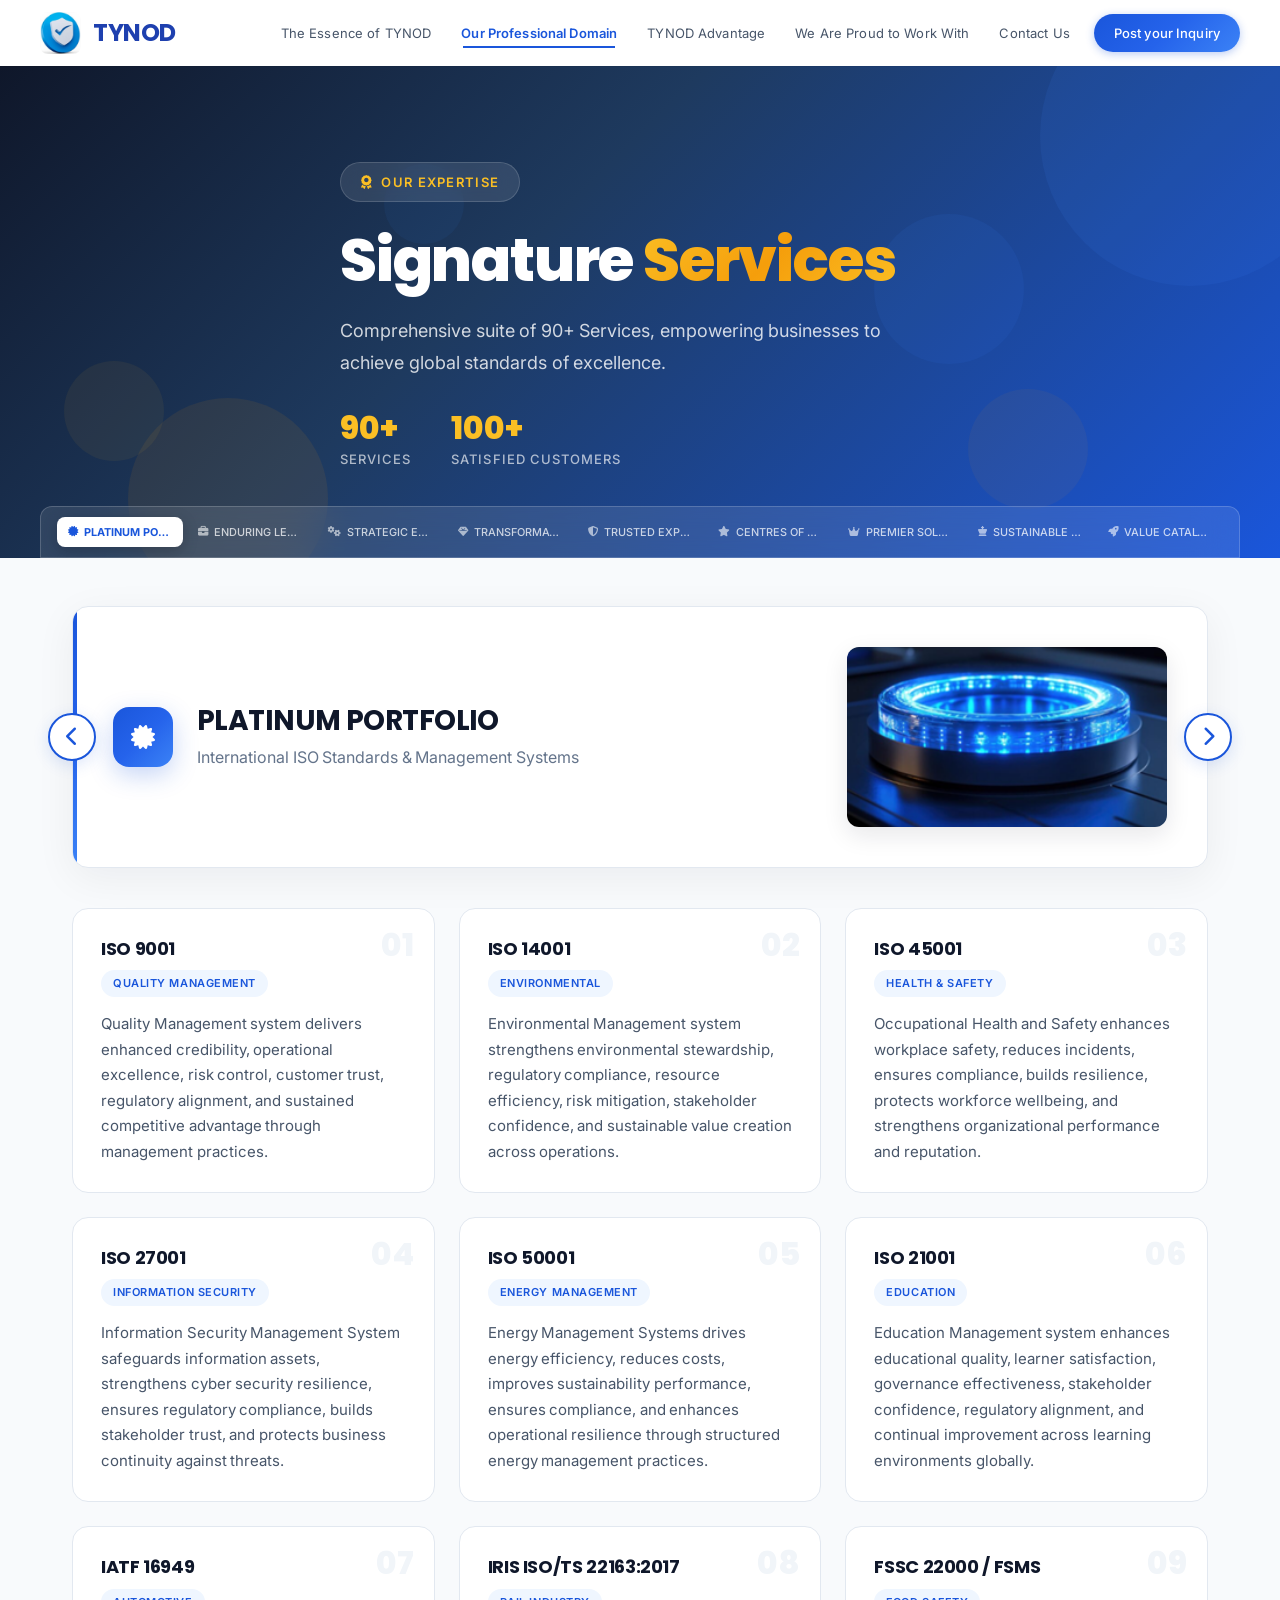
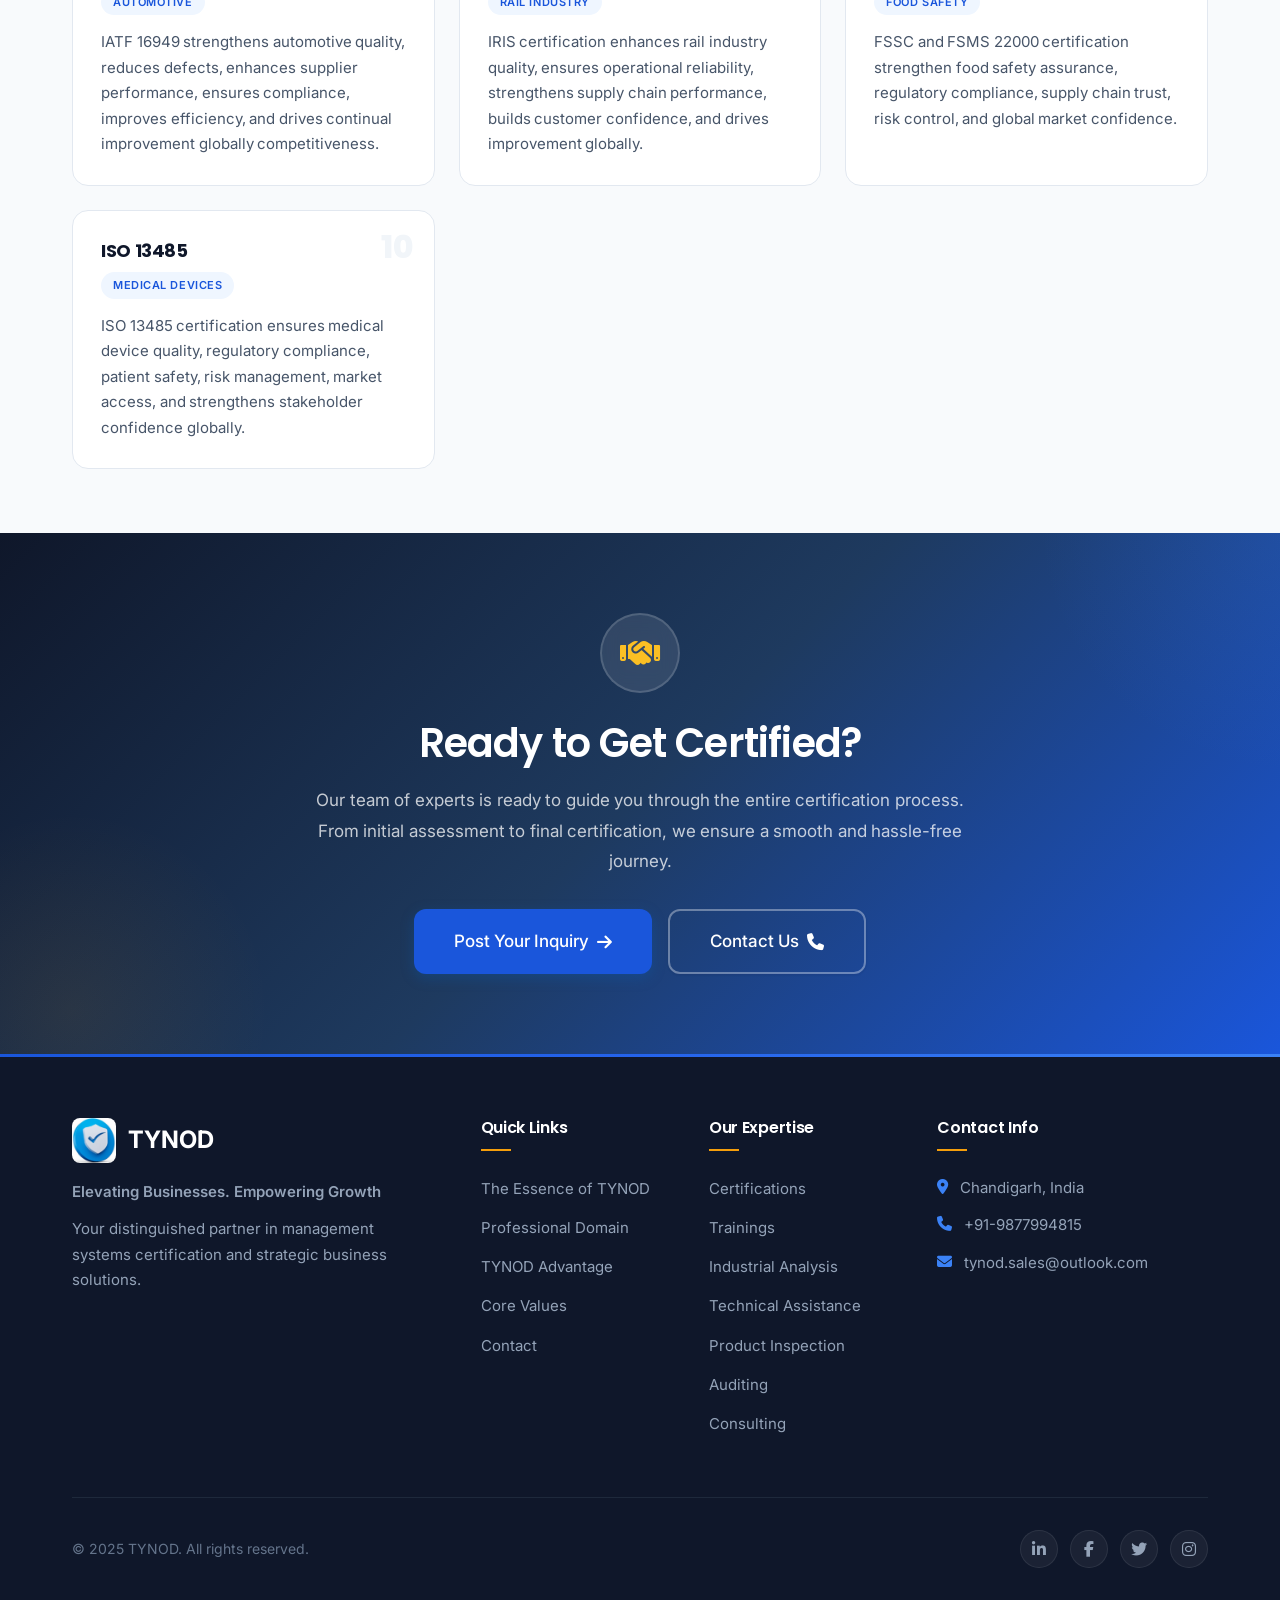
<file: professionaldomain.html>
<!DOCTYPE html>
<html lang="en">
<head>
    <meta charset="UTF-8">
    <meta name="viewport" content="width=device-width, initial-scale=1.0">
    <title>Signature Capabilities - TYNOD | ISO Certification & Business Consulting</title>
    <link rel="icon" type="image/x-icon" href="assets/favicon.ico">
    <meta name="description" content="Explore TYNOD's 90+ signature capabilities including ISO certifications, professional auditing, sustainability consulting, healthcare management, and more.">
    <link rel="stylesheet" href="styles.css">
    <link rel="stylesheet" href="professionaldomain.css">
    <link href="https://fonts.googleapis.com/css2?family=Inter:wght@300;400;500;600;700;800&family=Poppins:wght@300;400;500;600;700;800&display=swap" rel="stylesheet">
    <link rel="stylesheet" href="https://cdnjs.cloudflare.com/ajax/libs/font-awesome/6.4.0/css/all.min.css">
</head>
<body>

    <!-- Main Navbar -->
    <nav class="navbar" id="navbar">
        <div class="container nav-container">
            <div class="logo">
                <a href="index.html" style="display:flex;align-items:center;gap:0.75rem;">
                    <img src="assets/tynodlogo.jpeg" alt="TYNOD Logo">
                    <span class="logo-text">TYNOD</span>
                </a>
            </div>
            <div class="menu-toggle" id="menuToggle">
                <span></span>
                <span></span>
                <span></span>
            </div>
            <ul class="nav-menu" id="navMenu">
                <li><a href="index.html#about" class="nav-link">The Essence of TYNOD</a></li>
                <li><a href="professionaldomain.html" class="nav-link active">Our Professional Domain</a></li>
                <li><a href="index.html#advantage" class="nav-link">TYNOD Advantage</a></li>
                <li><a href="index.html#clients" class="nav-link">We Are Proud to Work With</a></li>
                <li><a href="index.html#contact" class="nav-link">Contact Us</a></li>
                <li><a href="index.html#inquiry" class="nav-link cta-link">Post your Inquiry</a></li>
            </ul>
        </div>
    </nav>

    <!-- Hero Banner with Tabs -->
    <section class="cap-hero" id="capabilities">
        <div class="cap-hero-bg">
            <div class="cap-particle"></div>
            <div class="cap-particle"></div>
            <div class="cap-particle"></div>
            <div class="cap-particle"></div>
            <div class="cap-particle"></div>
            <div class="cap-particle"></div>
        </div>
        <div class="container">
            <div class="cap-hero-content">
                <span class="cap-hero-tag"><i class="fas fa-award"></i> Our Expertise</span>
                <h1>Signature <span class="gradient-text-gold">Services</span></h1>
                <p>Comprehensive suite of 90+ Services, empowering businesses to achieve global standards of excellence.</p>
                <div class="cap-hero-stats">
                    <div class="cap-hero-stat">
                        <span class="cap-stat-number">90+</span>
                        <span class="cap-stat-label">Services</span>
                    </div>
                    
                    <div class="cap-hero-stat">
                        <span class="cap-stat-number">100+</span>
                        <span class="cap-stat-label">Satisfied Customers</span>
                    </div>
                </div>
            </div>
        </div>

        <!-- Tabs Bar inside Hero -->
        <div class="cap-hero-tabs-bar">
            <div class="container">
                <div class="cap-tabs-wrapper" id="capTabsWrapper">
                    <button class="cap-tab active" data-category="signature">
                        <i class="fas fa-certificate"></i>
                        <span>PLATINUM PORTFOLIO</span>
                    </button>
                    <button class="cap-tab" data-category="professional">
                        <i class="fas fa-briefcase"></i>
                        <span>ENDURING LEGACY</span>
                    </button>
                    <button class="cap-tab" data-category="bespoke">
                        <i class="fas fa-cogs"></i>
                        <span>STRATEGIC EDGE</span>
                    </button>
                    <button class="cap-tab" data-category="value">
                        <i class="fas fa-gem"></i>
                        <span>TRANSFORMATION SERVICES</span>
                    </button>
                    <button class="cap-tab" data-category="trusted">
                        <i class="fas fa-shield-alt"></i>
                        <span>TRUSTED EXPERTISE</span>
                    </button>
                    <button class="cap-tab" data-category="centres">
                        <i class="fas fa-star"></i>
                        <span>CENTRES OF EXCELLENCE</span>
                    </button>
                    <button class="cap-tab" data-category="premier">
                        <i class="fas fa-crown"></i>
                        <span>PREMIER SOLUTIONS</span>
                    </button>
                    <button class="cap-tab" data-category="elite">
                        <i class="fas fa-chess-king"></i>
                        <span>SUSTAINABLE FRAMEWORKS</span>
                    </button>
                    <button class="cap-tab" data-category="transformation">
                        <i class="fas fa-rocket"></i>
                        <span>VALUE CATALYST</span>
                    </button>
                </div>
            </div>
        </div>
    </section>


    <!-- Capabilities Content -->
    <section class="cap-content-section">
        <div class="container">

            <!-- 1. SIGNATURE CAPABILITIES -->
            <div class="cap-category active" id="cat-signature">
                <div class="cap-category-nav-wrapper">
                    <button class="cap-cat-arrow cap-cat-arrow-left" onclick="navigateCategory(-1)"><i class="fas fa-chevron-left"></i></button>
                    <div class="cap-category-banner">
                        <div class="cap-category-banner-content">
                            <div class="cap-category-icon"><i class="fas fa-certificate"></i></div>
                            <div>
                                <h2>PLATINUM PORTFOLIO</h2>
                                <p>International ISO Standards & Management Systems</p>
                            </div>
                        </div>
                        <div class="cap-category-banner-image">
                            <img src="assets/domain/image.png" alt="Category Image">
                        </div>
                    </div>
                    <button class="cap-cat-arrow cap-cat-arrow-right" onclick="navigateCategory(1)"><i class="fas fa-chevron-right"></i></button>
                </div>
                <div class="cap-cards-grid">
                    <div class="cap-card">
                        <div class="cap-card-number">01</div>
                        <div class="cap-card-header">
                            <h3>ISO 9001</h3>
                            <span class="cap-card-badge">Quality Management</span>
                        </div>
                        <p>Quality Management system delivers enhanced credibility, operational excellence, risk control, customer trust, regulatory alignment, and sustained competitive advantage through management practices.</p>
                    </div>
                    <div class="cap-card">
                        <div class="cap-card-number">02</div>
                        <div class="cap-card-header">
                            <h3>ISO 14001</h3>
                            <span class="cap-card-badge">Environmental</span>
                        </div>
                        <p>Environmental Management system strengthens environmental stewardship, regulatory compliance, resource efficiency, risk mitigation, stakeholder confidence, and sustainable value creation across operations.</p>
                    </div>
                    <div class="cap-card">
                        <div class="cap-card-number">03</div>
                        <div class="cap-card-header">
                            <h3>ISO 45001</h3>
                            <span class="cap-card-badge">Health & Safety</span>
                        </div>
                        <p>Occupational Health and Safety enhances workplace safety, reduces incidents, ensures compliance, builds resilience, protects workforce wellbeing, and strengthens organizational performance and reputation.</p>
                    </div>
                    <div class="cap-card">
                        <div class="cap-card-number">04</div>
                        <div class="cap-card-header">
                            <h3>ISO 27001</h3>
                            <span class="cap-card-badge">Information Security</span>
                        </div>
                        <p>Information Security Management System safeguards information assets, strengthens cyber security resilience, ensures regulatory compliance, builds stakeholder trust, and protects business continuity against threats.</p>
                    </div>
                    <div class="cap-card">
                        <div class="cap-card-number">05</div>
                        <div class="cap-card-header">
                            <h3>ISO 50001</h3>
                            <span class="cap-card-badge">Energy Management</span>
                        </div>
                        <p>Energy Management Systems drives energy efficiency, reduces costs, improves sustainability performance, ensures compliance, and enhances operational resilience through structured energy management practices.</p>
                    </div>
                    <div class="cap-card">
                        <div class="cap-card-number">06</div>
                        <div class="cap-card-header">
                            <h3>ISO 21001</h3>
                            <span class="cap-card-badge">Education</span>
                        </div>
                        <p>Education Management system enhances educational quality, learner satisfaction, governance effectiveness, stakeholder confidence, regulatory alignment, and continual improvement across learning environments globally.</p>
                    </div>
                    <div class="cap-card">
                        <div class="cap-card-number">07</div>
                        <div class="cap-card-header">
                            <h3>IATF 16949</h3>
                            <span class="cap-card-badge">Automotive</span>
                        </div>
                        <p>IATF 16949 strengthens automotive quality, reduces defects, enhances supplier performance, ensures compliance, improves efficiency, and drives continual improvement globally competitiveness.</p>
                    </div>
                    <div class="cap-card">
                        <div class="cap-card-number">08</div>
                        <div class="cap-card-header">
                            <h3>IRIS ISO/TS 22163:2017</h3>
                            <span class="cap-card-badge">Rail Industry</span>
                        </div>
                        <p>IRIS certification enhances rail industry quality, ensures operational reliability, strengthens supply chain performance, builds customer confidence, and drives improvement globally.</p>
                    </div>
                    <div class="cap-card">
                        <div class="cap-card-number">09</div>
                        <div class="cap-card-header">
                            <h3>FSSC 22000 / FSMS</h3>
                            <span class="cap-card-badge">Food Safety</span>
                        </div>
                        <p>FSSC and FSMS 22000 certification strengthen food safety assurance, regulatory compliance, supply chain trust, risk control, and global market confidence.</p>
                    </div>
                    <div class="cap-card">
                        <div class="cap-card-number">10</div>
                        <div class="cap-card-header">
                            <h3>ISO 13485</h3>
                            <span class="cap-card-badge">Medical Devices</span>
                        </div>
                        <p>ISO 13485 certification ensures medical device quality, regulatory compliance, patient safety, risk management, market access, and strengthens stakeholder confidence globally.</p>
                    </div>
                </div>
            </div>

            <!-- 2. PROFESSIONAL SUITE -->
            <div class="cap-category" id="cat-professional">
                <div class="cap-category-nav-wrapper">
                    <button class="cap-cat-arrow cap-cat-arrow-left" onclick="navigateCategory(-1)"><i class="fas fa-chevron-left"></i></button>
                    <div class="cap-category-banner">
                        <div class="cap-category-banner-content">
                            <div class="cap-category-icon"><i class="fas fa-briefcase"></i></div>
                            <div>
                                <h2>ENDURING LEGACY</h2>
                                <p>Specialized Auditing, Compliance & Industry Standards</p>
                            </div>
                        </div>
                        <div class="cap-category-banner-image">
                            <img src="assets/domain/image2.png" alt="Category Image">
                        </div>
                    </div>
                    <button class="cap-cat-arrow cap-cat-arrow-right" onclick="navigateCategory(1)"><i class="fas fa-chevron-right"></i></button>
                </div>
                <div class="cap-cards-grid">
                    <div class="cap-card">
                        <div class="cap-card-number">01</div>
                        <div class="cap-card-header">
                            <h3>SEDEX SMETA 7.0</h3>
                            <span class="cap-card-badge">Ethical Trade</span>
                        </div>
                        <p>Sedex certification strengthens ethical supply chain practices, enhances transparency, ensures social compliance, builds stakeholder trust, and supports responsible sourcing globally.</p>
                    </div>
                    <div class="cap-card">
                        <div class="cap-card-number">02</div>
                        <div class="cap-card-header">
                            <h3>SA 8000</h3>
                            <span class="cap-card-badge">Social Accountability</span>
                        </div>
                        <p>Social Accountability International SA 8000 certification strengthens labor rights protection, ensures ethical workplace practices, enhances compliance, builds stakeholder trust, and reinforces responsible leadership.</p>
                    </div>
                    <div class="cap-card">
                        <div class="cap-card-number">03</div>
                        <div class="cap-card-header">
                            <h3>Safety Audit IS 14489</h3>
                            <span class="cap-card-badge">Safety</span>
                        </div>
                        <p>Safety audits identify hazards, strengthen compliance, reduce risks, enhance workplace resilience, protect employees, and reinforce a culture of continuous improvement.</p>
                    </div>
                    <div class="cap-card">
                        <div class="cap-card-number">04</div>
                        <div class="cap-card-header">
                            <h3>Anti-Bribery ISO 37001:2016</h3>
                            <span class="cap-card-badge">Anti-Bribery</span>
                        </div>
                        <p>An Anti-Bribery Management System ensures ethical operations, mitigates legal risks, strengthens stakeholder trust, enhances corporate integrity, and promotes transparent global business practices.</p>
                    </div>
                    <div class="cap-card">
                        <div class="cap-card-number">05</div>
                        <div class="cap-card-header">
                            <h3>Customer Satisfaction</h3>
                            <span class="cap-card-badge">ISO 10002 / 10001 / 10004</span>
                        </div>
                        <p>A Customer Satisfaction Management System drives loyalty, enhances service quality, identifies improvement areas, boosts brand reputation, and strengthens long-term client relationships.</p>
                    </div>
                    <div class="cap-card">
                        <div class="cap-card-number">06</div>
                        <div class="cap-card-header">
                            <h3>Aerospace</h3>
                            <span class="cap-card-badge">AS 9100 / 9110 / 9120</span>
                        </div>
                        <p>Aerospace Certification ensures safety, regulatory compliance, and quality in aviation and space operations, enhances reliability, operational excellence, and global industry credibility.</p>
                    </div>
                    <div class="cap-card">
                        <div class="cap-card-number">07</div>
                        <div class="cap-card-header">
                            <h3>VDA Standards</h3>
                            <span class="cap-card-badge">Automotive Quality</span>
                        </div>
                        <p>VDA certification strengthens automotive quality governance, enhances process robustness, ensures customer confidence, reduces risks, improves supplier credibility, and drives excellence.</p>
                    </div>
                    <div class="cap-card">
                        <div class="cap-card-number">08</div>
                        <div class="cap-card-header">
                            <h3>ISO 41001</h3>
                            <span class="cap-card-badge">Facility Management</span>
                        </div>
                        <p>ISO 41001 certification enhances facility performance, optimizes costs, improves service quality, ensures compliance, strengthens stakeholder satisfaction, and supports sustainable excellence.</p>
                    </div>
                    <div class="cap-card">
                        <div class="cap-card-number">09</div>
                        <div class="cap-card-header">
                            <h3>5S Certification</h3>
                            <span class="cap-card-badge">Workplace Organization</span>
                        </div>
                        <p>5S certification enhances workplace organization, improves efficiency, reduces waste, strengthens safety culture, boosts productivity, and sustains operational excellence across environments.</p>
                    </div>
                </div>
            </div>

            <!-- 3. BESPOKE SOLUTIONS -->
            <div class="cap-category" id="cat-bespoke">
                <div class="cap-category-nav-wrapper">
                    <button class="cap-cat-arrow cap-cat-arrow-left" onclick="navigateCategory(-1)"><i class="fas fa-chevron-left"></i></button>
                    <div class="cap-category-banner">
                        <div class="cap-category-banner-content">
                            <div class="cap-category-icon"><i class="fas fa-cogs"></i></div>
                            <div>
                                <h2>STRATEGIC EDGE</h2>
                                <p>Tailored Consulting, Auditing & Process Optimization</p>
                            </div>
                        </div>
                        <div class="cap-category-banner-image">
                            <img src="assets/domain/image3.png" alt="Category Image">
                        </div>
                    </div>
                    <button class="cap-cat-arrow cap-cat-arrow-right" onclick="navigateCategory(1)"><i class="fas fa-chevron-right"></i></button>
                </div>
                <div class="cap-cards-grid">
                    <div class="cap-card">
                        <div class="cap-card-number">01</div>
                        <div class="cap-card-header">
                            <h3>Trainings & Awareness</h3>
                            <span class="cap-card-badge">Training</span>
                        </div>
                        <p>Trainings and Awareness enhance employee competence, foster compliance, drive operational excellence, strengthen organizational culture, and promote continuous improvement and strategic growth.</p>
                    </div>
                    <div class="cap-card">
                        <div class="cap-card-number">02</div>
                        <div class="cap-card-header">
                            <h3>ATEX Study</h3>
                            <span class="cap-card-badge">Explosive Atmospheres</span>
                        </div>
                        <p>ATEX Study ensures explosive atmosphere compliance, mitigates operational risks, enhances workplace safety, strengthens regulatory adherence, and promotes reliable, hazard-free industrial operations.</p>
                    </div>
                    <div class="cap-card">
                        <div class="cap-card-number">03</div>
                        <div class="cap-card-header">
                            <h3>Customer Audits</h3>
                            <span class="cap-card-badge">Auditing</span>
                        </div>
                        <p>Customer Audits evaluate supplier performance, ensure quality and compliance, strengthen trust, identify improvement opportunities, and enhance long-term client relationships and satisfaction.</p>
                    </div>
                    <div class="cap-card">
                        <div class="cap-card-number">04</div>
                        <div class="cap-card-header">
                            <h3>Process Improvement</h3>
                            <span class="cap-card-badge">Operations</span>
                        </div>
                        <p>Process Improvement enhances operational efficiency, reduces waste, boosts quality, strengthens compliance, drives cost savings, and fosters innovation and sustainable organizational growth.</p>
                    </div>
                    <div class="cap-card">
                        <div class="cap-card-number">05</div>
                        <div class="cap-card-header">
                            <h3>Internal Audit</h3>
                            <span class="cap-card-badge">Governance</span>
                        </div>
                        <p>Internal Audit strengthens governance, ensures compliance, identifies risks, improves operational efficiency, enhances accountability, and drives continuous improvement across organizational processes.</p>
                    </div>
                    <div class="cap-card">
                        <div class="cap-card-number">06</div>
                        <div class="cap-card-header">
                            <h3>Supplier Process Improvements</h3>
                            <span class="cap-card-badge">Supply Chain</span>
                        </div>
                        <p>Supplier Process Improvements enhance efficiency, ensure quality consistency, strengthen supply chain reliability, reduce costs, mitigate risks, and foster long-term collaborative partnerships.</p>
                    </div>
                    <div class="cap-card">
                        <div class="cap-card-number">07</div>
                        <div class="cap-card-header">
                            <h3>Technical Product Certification</h3>
                            <span class="cap-card-badge">Certification</span>
                        </div>
                        <p>Technical Product Certification ensures product safety, regulatory compliance, and performance reliability, enhances market credibility, builds consumer trust, and strengthens global competitive advantage.</p>
                    </div>
                    <div class="cap-card">
                        <div class="cap-card-number">08</div>
                        <div class="cap-card-header">
                            <h3>GHG Certification</h3>
                            <span class="cap-card-badge">Green House Gas</span>
                        </div>
                        <p>GHG Certification ensures accurate greenhouse gas measurement, strengthens sustainability reporting, enhances regulatory compliance, mitigates climate risks, and drives corporate environmental responsibility.</p>
                    </div>
                    <div class="cap-card">
                        <div class="cap-card-number">09</div>
                        <div class="cap-card-header">
                            <h3>Carbon Footprint Studies</h3>
                            <span class="cap-card-badge">Sustainability</span>
                        </div>
                        <p>Carbon Footprint Studies identify emissions, optimize energy use, enhance sustainability strategies, ensure regulatory compliance, and strengthen corporate responsibility and environmental credibility.</p>
                    </div>
                </div>
            </div>

            <!-- 4. VALUE CREATION OFFERINGS -->
            <div class="cap-category" id="cat-value">
                <div class="cap-category-nav-wrapper">
                    <button class="cap-cat-arrow cap-cat-arrow-left" onclick="navigateCategory(-1)"><i class="fas fa-chevron-left"></i></button>
                    <div class="cap-category-banner">
                        <div class="cap-category-banner-content">
                            <div class="cap-category-icon"><i class="fas fa-gem"></i></div>
                            <div>
                                <h2>TRANSFORMATION SERVICES</h2>
                                <p>Manufacturing Excellence, Safety & Quality Tools</p>
                            </div>
                        </div>
                        <div class="cap-category-banner-image">
                            <img src="assets/domain/image4.png" alt="Category Image">
                        </div>
                    </div>
                    <button class="cap-cat-arrow cap-cat-arrow-right" onclick="navigateCategory(1)"><i class="fas fa-chevron-right"></i></button>
                </div>
                <div class="cap-cards-grid">
                    <div class="cap-card">
                        <div class="cap-card-number">01</div>
                        <div class="cap-card-header">
                            <h3>GMP</h3>
                            <span class="cap-card-badge">Good Manufacturing Practices</span>
                        </div>
                        <p>GMP Certification ensures product quality, enforces manufacturing compliance, enhances consumer safety, strengthens regulatory adherence, and elevates brand credibility across pharmaceutical and food industries.</p>
                    </div>
                    <div class="cap-card">
                        <div class="cap-card-number">02</div>
                        <div class="cap-card-header">
                            <h3>Lean Tools</h3>
                            <span class="cap-card-badge">Process Optimization</span>
                        </div>
                        <p>Lean Tools Implementation optimizes processes, reduces waste, enhances productivity, improves quality, drives operational efficiency, and strengthens organizational competitiveness and sustainability.</p>
                    </div>
                    <div class="cap-card">
                        <div class="cap-card-number">03</div>
                        <div class="cap-card-header">
                            <h3>Internal Audits / Assessor Courses</h3>
                            <span class="cap-card-badge">Training</span>
                        </div>
                        <p>Internal and Lead Auditor Courses enhance auditing expertise, ensure compliance, strengthen risk management, drive process improvement, and elevate organizational governance and credibility.</p>
                    </div>
                    <div class="cap-card">
                        <div class="cap-card-number">04</div>
                        <div class="cap-card-header">
                            <h3>7 QC Tools</h3>
                            <span class="cap-card-badge">Quality Control</span>
                        </div>
                        <p>7QC Tool Implementation improves quality control, identifies defects, enhances process efficiency, drives continuous improvement, reduces waste, and strengthens product reliability and customer satisfaction.</p>
                    </div>
                    <div class="cap-card">
                        <div class="cap-card-number">05</div>
                        <div class="cap-card-header">
                            <h3>ZWL Certification</h3>
                            <span class="cap-card-badge">Zero Waste</span>
                        </div>
                        <p>ZWL certification drives waste reduction, enhances resource efficiency, supports circular economy practices, strengthens credibility, ensures compliance, and demonstrates sustainability leadership.</p>
                    </div>
                    <div class="cap-card">
                        <div class="cap-card-number">06</div>
                        <div class="cap-card-header">
                            <h3>Fire Safety Audit</h3>
                            <span class="cap-card-badge">Safety</span>
                        </div>
                        <p>Fire safety audits identify vulnerabilities, ensure regulatory compliance, strengthen emergency preparedness, reduce risks, protect assets, and enhance organizational resilience and safety culture.</p>
                    </div>
                    <div class="cap-card">
                        <div class="cap-card-number">07</div>
                        <div class="cap-card-header">
                            <h3>Electrical Fire Safety</h3>
                            <span class="cap-card-badge">Electrical Safety</span>
                        </div>
                        <p>Electrical fire safety certification strengthens risk prevention, ensures compliance, enhances system reliability, protects assets, improves preparedness, and reinforces operational resilience and safety culture.</p>
                    </div>
                    <div class="cap-card">
                        <div class="cap-card-number">08</div>
                        <div class="cap-card-header">
                            <h3>Energy Audit</h3>
                            <span class="cap-card-badge">Energy</span>
                        </div>
                        <p>Energy audits identify savings opportunities, optimize consumption, reduce costs, enhance efficiency, support sustainability goals, and strengthen operational performance and resilience.</p>
                    </div>
                    <div class="cap-card">
                        <div class="cap-card-number">09</div>
                        <div class="cap-card-header">
                            <h3>Supply Chain Audit</h3>
                            <span class="cap-card-badge">Supply Chain</span>
                        </div>
                        <p>Supply chain audits enhance transparency, identify risks, strengthen compliance, improve supplier performance, ensure continuity, and build stakeholder confidence across global operations.</p>
                    </div>
                </div>
            </div>

            <!-- 5. TRUSTED EXPERTISE -->
            <div class="cap-category" id="cat-trusted">
                <div class="cap-category-nav-wrapper">
                    <button class="cap-cat-arrow cap-cat-arrow-left" onclick="navigateCategory(-1)"><i class="fas fa-chevron-left"></i></button>
                    <div class="cap-category-banner">
                        <div class="cap-category-banner-content">
                            <div class="cap-category-icon"><i class="fas fa-shield-alt"></i></div>
                            <div>
                                <h2>TRUSTED EXPERTISE</h2>
                                <p>Risk, Continuity, Compliance & Sustainability Management</p>
                            </div>
                        </div>
                        <div class="cap-category-banner-image">
                            <img src="assets/domain/image5.png" alt="Category Image">
                        </div>
                    </div>
                    <button class="cap-cat-arrow cap-cat-arrow-right" onclick="navigateCategory(1)"><i class="fas fa-chevron-right"></i></button>
                </div>
                <div class="cap-cards-grid">
                    <div class="cap-card">
                        <div class="cap-card-number">01</div>
                        <div class="cap-card-header">
                            <h3>Sustainable Community</h3>
                            <span class="cap-card-badge">ISO 37101:2016</span>
                        </div>
                        <p>Sustainable Community Certification promotes eco-friendly practices, strengthens social responsibility, enhances community resilience, fosters stakeholder trust, and drives long-term environmental and societal impact.</p>
                    </div>
                    <div class="cap-card">
                        <div class="cap-card-number">02</div>
                        <div class="cap-card-header">
                            <h3>Asset Management</h3>
                            <span class="cap-card-badge">ISO 55001:2024</span>
                        </div>
                        <p>Asset Management Certification optimizes resource utilization, ensures regulatory compliance, enhances operational efficiency, mitigates risks, and strengthens organizational accountability and long-term financial performance.</p>
                    </div>
                    <div class="cap-card">
                        <div class="cap-card-number">03</div>
                        <div class="cap-card-header">
                            <h3>Event Sustainability</h3>
                            <span class="cap-card-badge">ISO 20121:2024</span>
                        </div>
                        <p>Event Sustainability Certification ensures eco-friendly practices, minimizes environmental impact, enhances stakeholder trust, promotes social responsibility, and elevates credibility of organized events globally.</p>
                    </div>
                    <div class="cap-card">
                        <div class="cap-card-number">04</div>
                        <div class="cap-card-header">
                            <h3>Security Management Supply Chain</h3>
                            <span class="cap-card-badge">ISO 28000:2022</span>
                        </div>
                        <p>Supply Chain Security Management Certification strengthens risk mitigation, ensures regulatory compliance, protects assets, enhances operational resilience, and builds trust across global logistics networks.</p>
                    </div>
                    <div class="cap-card">
                        <div class="cap-card-number">05</div>
                        <div class="cap-card-header">
                            <h3>Road Traffic Safety</h3>
                            <span class="cap-card-badge">ISO 39001:2012</span>
                        </div>
                        <p>Road Traffic Safety Certification enhances driver and public safety, ensures regulatory compliance, reduces accidents, strengthens organizational credibility, and promotes sustainable transportation practices.</p>
                    </div>
                    <div class="cap-card">
                        <div class="cap-card-number">06</div>
                        <div class="cap-card-header">
                            <h3>Compliance Management</h3>
                            <span class="cap-card-badge">ISO 37301:2021</span>
                        </div>
                        <p>Compliance Management Certification ensures regulatory adherence, mitigates legal risks, strengthens corporate governance, enhances stakeholder trust, and drives ethical, accountable, and sustainable business operations.</p>
                    </div>
                    <div class="cap-card">
                        <div class="cap-card-number">07</div>
                        <div class="cap-card-header">
                            <h3>Risk Management</h3>
                            <span class="cap-card-badge">ISO 31000:2018</span>
                        </div>
                        <p>Risk Management Certification identifies, assesses, and mitigates organizational risks, ensures regulatory compliance, enhances decision-making, strengthens resilience, and protects business continuity and reputation.</p>
                    </div>
                    <div class="cap-card">
                        <div class="cap-card-number">08</div>
                        <div class="cap-card-header">
                            <h3>Business Continuity Management</h3>
                            <span class="cap-card-badge">ISO 22301:2019</span>
                        </div>
                        <p>Business Continuity Management Certification ensures operational resilience, mitigates disruptions, strengthens crisis preparedness, enhances stakeholder confidence, and safeguards long-term organizational performance.</p>
                    </div>
                    <div class="cap-card">
                        <div class="cap-card-number">09</div>
                        <div class="cap-card-header">
                            <h3>Telecommunication</h3>
                            <span class="cap-card-badge">TL 9000</span>
                        </div>
                        <p>Telecommunication Certification ensures network reliability, regulatory compliance, enhanced service quality, cybersecurity adherence, operational efficiency, and strengthens customer trust and global connectivity standards.</p>
                    </div>
                    <div class="cap-card">
                        <div class="cap-card-number">10</div>
                        <div class="cap-card-header">
                            <h3>BRCGS Packaging</h3>
                            <span class="cap-card-badge">Food Safety Issue 9</span>
                        </div>
                        <p>BRCGS Certification ensures food safety, enhances supply chain integrity, strengthens consumer confidence, meets global standards, and drives operational excellence and brand trust.</p>
                    </div>
                </div>
            </div>

            <!-- 6. CENTRES OF EXCELLENCE -->
            <div class="cap-category" id="cat-centres">
                <div class="cap-category-nav-wrapper">
                    <button class="cap-cat-arrow cap-cat-arrow-left" onclick="navigateCategory(-1)"><i class="fas fa-chevron-left"></i></button>
                    <div class="cap-category-banner">
                        <div class="cap-category-banner-content">
                            <div class="cap-category-icon"><i class="fas fa-star"></i></div>
                            <div>
                                <h2>CENTRES OF EXCELLENCE</h2>
                                <p>Healthcare, Medical Devices & Regulatory Compliance</p>
                            </div>
                        </div>
                        <div class="cap-category-banner-image">
                            <img src="assets/domain/image6.png" alt="Category Image">
                        </div>
                    </div>
                    <button class="cap-cat-arrow cap-cat-arrow-right" onclick="navigateCategory(1)"><i class="fas fa-chevron-right"></i></button>
                </div>
                <div class="cap-cards-grid">
                    <div class="cap-card">
                        <div class="cap-card-number">01</div>
                        <div class="cap-card-header">
                            <h3>US FDA</h3>
                            <span class="cap-card-badge">Food & Drug</span>
                        </div>
                        <p>US FDA Certification ensures product safety, regulatory compliance, global market access, consumer trust, and reinforces brand credibility in health-sensitive industries.</p>
                    </div>
                    <div class="cap-card">
                        <div class="cap-card-number">02</div>
                        <div class="cap-card-header">
                            <h3>Healthcare Management</h3>
                            <span class="cap-card-badge">ISO 7101:2023</span>
                        </div>
                        <p>Healthcare Management Certification enhances operational efficiency, ensures regulatory compliance, improves patient care quality, strengthens organizational credibility, and drives sustainable healthcare services.</p>
                    </div>
                    <div class="cap-card">
                        <div class="cap-card-number">03</div>
                        <div class="cap-card-header">
                            <h3>CE Marking</h3>
                            <span class="cap-card-badge">European Market</span>
                        </div>
                        <p>CE Marking ensures regulatory compliance, guarantees product safety, facilitates European market access, builds consumer trust, and enhances international brand credibility.</p>
                    </div>
                    <div class="cap-card">
                        <div class="cap-card-number">04</div>
                        <div class="cap-card-header">
                            <h3>NABH</h3>
                            <span class="cap-card-badge">Hospital Accreditation</span>
                        </div>
                        <p>NABH Certification elevates healthcare quality, ensures patient safety, reinforces regulatory compliance, boosts institutional credibility, and drives excellence in clinical and operational standards.</p>
                    </div>
                    <div class="cap-card">
                        <div class="cap-card-number">05</div>
                        <div class="cap-card-header">
                            <h3>MDD / MDR</h3>
                            <span class="cap-card-badge">Medical Devices</span>
                        </div>
                        <p>MDD/MDR Certification ensures medical device safety, EU regulatory compliance, market access, patient protection, and strengthens manufacturer credibility and global quality assurance standards.</p>
                    </div>
                    <div class="cap-card">
                        <div class="cap-card-number">06</div>
                        <div class="cap-card-header">
                            <h3>CDSCO</h3>
                            <span class="cap-card-badge">India Regulatory</span>
                        </div>
                        <p>CDSCO Certification ensures regulatory compliance in India, guarantees product safety and quality, enhances market credibility, and facilitates approval for healthcare and pharmaceutical products.</p>
                    </div>
                    <div class="cap-card">
                        <div class="cap-card-number">07</div>
                        <div class="cap-card-header">
                            <h3>ICMED</h3>
                            <span class="cap-card-badge">Medical Device Compliance</span>
                        </div>
                        <p>ICMED Certification ensures medical device compliance, enhances regulatory credibility, strengthens patient safety, facilitates market access, and drives quality excellence in healthcare products.</p>
                    </div>
                    <div class="cap-card">
                        <div class="cap-card-number">08</div>
                        <div class="cap-card-header">
                            <h3>MD SAP</h3>
                            <span class="cap-card-badge">Medical Device Systems</span>
                        </div>
                        <p>MD SAP Certification ensures advanced enterprise resource planning expertise, optimizes medical device operations, enhances regulatory compliance, and drives organizational efficiency and strategic decision-making.</p>
                    </div>
                </div>
            </div>

            <!-- 7. PREMIER SOLUTIONS -->
            <div class="cap-category" id="cat-premier">
                <div class="cap-category-nav-wrapper">
                    <button class="cap-cat-arrow cap-cat-arrow-left" onclick="navigateCategory(-1)"><i class="fas fa-chevron-left"></i></button>
                    <div class="cap-category-banner">
                        <div class="cap-category-banner-content">
                            <div class="cap-category-icon"><i class="fas fa-crown"></i></div>
                            <div>
                                <h2>PREMIER SOLUTIONS</h2>
                                <p>Sustainability, Textile, Trade & Supply Chain Certifications</p>
                            </div>
                        </div>
                        <div class="cap-category-banner-image">
                            <img src="assets/domain/image7.png" alt="Category Image">
                        </div>
                    </div>
                    <button class="cap-cat-arrow cap-cat-arrow-right" onclick="navigateCategory(1)"><i class="fas fa-chevron-right"></i></button>
                </div>
                <div class="cap-cards-grid">
                    <div class="cap-card">
                        <div class="cap-card-number">01</div>
                        <div class="cap-card-header">
                            <h3>FSC</h3>
                            <span class="cap-card-badge">Forest Stewardship</span>
                        </div>
                        <p>FSC certification ensures responsible forestry, strengthens environmental credibility, supports sustainable sourcing, enhances market access, builds stakeholder trust, and protects ecosystems.</p>
                    </div>
                    <div class="cap-card">
                        <div class="cap-card-number">02</div>
                        <div class="cap-card-header">
                            <h3>PEFC</h3>
                            <span class="cap-card-badge">Forest Certification</span>
                        </div>
                        <p>PEFC certification promotes sustainable forest management, enhances supply chain credibility, ensures responsible sourcing, and builds stakeholder trust globally.</p>
                    </div>
                    <div class="cap-card">
                        <div class="cap-card-number">03</div>
                        <div class="cap-card-header">
                            <h3>GRS</h3>
                            <span class="cap-card-badge">Global Recycled Standard</span>
                        </div>
                        <p>GRS certification verifies recycled content, strengthens sustainability credibility, ensures transparency, supports responsible sourcing, and enhances trust.</p>
                    </div>
                    <div class="cap-card">
                        <div class="cap-card-number">04</div>
                        <div class="cap-card-header">
                            <h3>RCS</h3>
                            <span class="cap-card-badge">Recycled Claim Standard</span>
                        </div>
                        <p>RCS certification verifies recycled content, enhances supply chain transparency, strengthens credibility, and supports responsible sourcing globally.</p>
                    </div>
                    <div class="cap-card">
                        <div class="cap-card-number">05</div>
                        <div class="cap-card-header">
                            <h3>GOTS</h3>
                            <span class="cap-card-badge">Organic Textile</span>
                        </div>
                        <p>GOTS certification ensures organic integrity, strengthens sustainability credibility, enhances supply chain transparency, supports ethical production, and builds global consumer trust.</p>
                    </div>
                    <div class="cap-card">
                        <div class="cap-card-number">06</div>
                        <div class="cap-card-header">
                            <h3>OEKO-TEX</h3>
                            <span class="cap-card-badge">Product Safety</span>
                        </div>
                        <p>OEKOTEX certification ensures product safety, restricts harmful substances, enhances consumer confidence, strengthens brand credibility, supports compliance, and promotes sustainable manufacturing.</p>
                    </div>
                    <div class="cap-card">
                        <div class="cap-card-number">07</div>
                        <div class="cap-card-header">
                            <h3>C-TPAT</h3>
                            <span class="cap-card-badge">Customs & Trade</span>
                        </div>
                        <p>CTPAT certification enhances supply chain security, accelerates customs clearance, reduces inspection risks, strengthens compliance, builds partner trust, and improves resilience.</p>
                    </div>
                    <div class="cap-card">
                        <div class="cap-card-number">08</div>
                        <div class="cap-card-header">
                            <h3>GSV</h3>
                            <span class="cap-card-badge">Global Security</span>
                        </div>
                        <p>GSV certification enhances supply chain security, strengthens risk management, improves compliance, builds customer confidence, and protects global trade integrity resilience.</p>
                    </div>
                    <div class="cap-card">
                        <div class="cap-card-number">09</div>
                        <div class="cap-card-header">
                            <h3>HIGG Index</h3>
                            <span class="cap-card-badge">Sustainability Performance</span>
                        </div>
                        <p>HIGG Index certification enhances sustainability performance, strengthens transparency, supports responsible manufacturing, improves environmental impact management, and builds stakeholder confidence globally.</p>
                    </div>
                    <div class="cap-card">
                        <div class="cap-card-number">10</div>
                        <div class="cap-card-header">
                            <h3>SLCP</h3>
                            <span class="cap-card-badge">Social & Labor</span>
                        </div>
                        <p>SLCP certification enhances transparency, reduces audit fatigue, strengthens credibility, and improves supply chain performance.</p>
                    </div>
                    <div class="cap-card">
                        <div class="cap-card-number">11</div>
                        <div class="cap-card-header">
                            <h3>SASB</h3>
                            <span class="cap-card-badge">ESG Disclosure</span>
                        </div>
                        <p>SASB frameworks enhance ESG disclosure quality, strengthen investor confidence, improve decision usefulness, and align reporting with financially material risks globally.</p>
                    </div>
                </div>
            </div>

            <!-- 8. ELITE ADVISORY -->
            <div class="cap-category" id="cat-elite">
                <div class="cap-category-nav-wrapper">
                    <button class="cap-cat-arrow cap-cat-arrow-left" onclick="navigateCategory(-1)"><i class="fas fa-chevron-left"></i></button>
                    <div class="cap-category-banner">
                        <div class="cap-category-banner-content">
                            <div class="cap-category-icon"><i class="fas fa-chess-king"></i></div>
                            <div>
                                <h2>SUSTAINABLE FRAMEWORKS</h2>
                                <p>ESG, Climate, Sustainability & Social Compliance</p>
                            </div>
                        </div>
                        <div class="cap-category-banner-image">
                            <img src="assets/domain/image8.png" alt="Category Image">
                        </div>
                    </div>
                    <button class="cap-cat-arrow cap-cat-arrow-right" onclick="navigateCategory(1)"><i class="fas fa-chevron-right"></i></button>
                </div>
                <div class="cap-cards-grid">
                    <div class="cap-card">
                        <div class="cap-card-number">01</div>
                        <div class="cap-card-header">
                            <h3>EcoVadis</h3>
                            <span class="cap-card-badge">ESG Performance</span>
                        </div>
                        <p>EcoVadis certification enhances sustainability performance, strengthens ESG credibility, improves supply chain transparency, supports responsible sourcing, and builds stakeholder trust globally.</p>
                    </div>
                    <div class="cap-card">
                        <div class="cap-card-number">02</div>
                        <div class="cap-card-header">
                            <h3>SBTi</h3>
                            <span class="cap-card-badge">Science Based Targets</span>
                        </div>
                        <p>SBTi certification validates science-based climate targets, strengthens decarbonisation credibility, enhances investor confidence, supports regulatory alignment, and accelerates value creation globally.</p>
                    </div>
                    <div class="cap-card">
                        <div class="cap-card-number">03</div>
                        <div class="cap-card-header">
                            <h3>GRI</h3>
                            <span class="cap-card-badge">Global Reporting</span>
                        </div>
                        <p>GRI certification enhances transparency, strengthens sustainability reporting credibility, aligns disclosures with global expectations, builds stakeholder trust, and supports informed decision-making.</p>
                    </div>
                    <div class="cap-card">
                        <div class="cap-card-number">04</div>
                        <div class="cap-card-header">
                            <h3>BRSR</h3>
                            <span class="cap-card-badge">ESG Transparency</span>
                        </div>
                        <p>BRSR certification enhances ESG transparency, ensures regulatory alignment, strengthens investor confidence, improves governance, supports responsible growth, and elevates corporate credibility.</p>
                    </div>
                    <div class="cap-card">
                        <div class="cap-card-number">05</div>
                        <div class="cap-card-header">
                            <h3>GHG</h3>
                            <span class="cap-card-badge">Climate Accountability</span>
                        </div>
                        <p>GHG certification quantifies emissions, strengthens climate accountability, ensures regulatory compliance, enhances transparency, builds stakeholder confidence, and supports decarbonisation strategies globally.</p>
                    </div>
                    <div class="cap-card">
                        <div class="cap-card-number">06</div>
                        <div class="cap-card-header">
                            <h3>CDP</h3>
                            <span class="cap-card-badge">Climate Disclosure</span>
                        </div>
                        <p>CDP certification enhances climate disclosure credibility, strengthens investor confidence, improves transparency, supports sustainability leadership, and drives strategic environmental performance globally.</p>
                    </div>
                    <div class="cap-card">
                        <div class="cap-card-number">07</div>
                        <div class="cap-card-header">
                            <h3>BSCI</h3>
                            <span class="cap-card-badge">Amfori Social Compliance</span>
                        </div>
                        <p>Amfori BSCI certification strengthens social compliance, improves supply chain transparency, enhances labor standards, builds stakeholder trust, and supports sourcing globally.</p>
                    </div>
                    <div class="cap-card">
                        <div class="cap-card-number">08</div>
                        <div class="cap-card-header">
                            <h3>ICS</h3>
                            <span class="cap-card-badge">Compliance & Sustainability</span>
                        </div>
                        <p>ICS certification strengthens social compliance, enhances ethical sourcing, improves supply chain transparency, ensures labor standards, and builds stakeholder confidence globally.</p>
                    </div>
                    <div class="cap-card">
                        <div class="cap-card-number">09</div>
                        <div class="cap-card-header">
                            <h3>WRAP</h3>
                            <span class="cap-card-badge">Responsible Production</span>
                        </div>
                        <p>WRAP certification strengthens ethical manufacturing, ensures labor compliance, enhances transparency, builds brand trust, reduces risks, and supports responsible global supply chains.</p>
                    </div>
                    <div class="cap-card">
                        <div class="cap-card-number">10</div>
                        <div class="cap-card-header">
                            <h3>Sustainability</h3>
                            <span class="cap-card-badge">ESG Performance</span>
                        </div>
                        <p>Sustainability certification enhances brand credibility, ensures regulatory compliance, attracts conscious investors, drives efficiency, and strengthens long-term environmental, social, and governance performance.</p>
                    </div>
                </div>
            </div>

            <!-- 9. TRANSFORMATION SERVICES -->
            <div class="cap-category" id="cat-transformation">
                <div class="cap-category-nav-wrapper">
                    <button class="cap-cat-arrow cap-cat-arrow-left" onclick="navigateCategory(-1)"><i class="fas fa-chevron-left"></i></button>
                    <div class="cap-category-banner">
                        <div class="cap-category-banner-content">
                            <div class="cap-category-icon"><i class="fas fa-rocket"></i></div>
                            <div>
                                <h2>VALUE CATALYST</h2>
                                <p>Advanced Certifications, Accreditation & Regulatory Solutions</p>
                            </div>
                        </div>
                        <div class="cap-category-banner-image">
                            <img src="assets/domain/image9.png" alt="Category Image">
                        </div>
                    </div>
                    <button class="cap-cat-arrow cap-cat-arrow-right" onclick="navigateCategory(1)"><i class="fas fa-chevron-right"></i></button>
                </div>
                <div class="cap-cards-grid">
                    <div class="cap-card">
                        <div class="cap-card-number">01</div>
                        <div class="cap-card-header">
                            <h3>PPAP</h3>
                            <span class="cap-card-badge">Production Part Approval</span>
                        </div>
                        <p>PPAP documentation ensures product conformity, strengthens customer confidence, mitigates risks, validates manufacturing readiness, and supports consistent quality across production lifecycle.</p>
                    </div>
                    <div class="cap-card">
                        <div class="cap-card-number">02</div>
                        <div class="cap-card-header">
                            <h3>ISO 15378</h3>
                            <span class="cap-card-badge">Pharma Packaging</span>
                        </div>
                        <p>ISO 15378 certification ensures pharmaceutical packaging quality, regulatory compliance, product integrity, risk mitigation, and strengthens trust across healthcare supply chains.</p>
                    </div>
                    <div class="cap-card">
                        <div class="cap-card-number">03</div>
                        <div class="cap-card-header">
                            <h3>FSSAI</h3>
                            <span class="cap-card-badge">Food Safety India</span>
                        </div>
                        <p>FSSAI license ensures regulatory compliance, enhances food safety credibility, builds consumer trust, enables market access, and supports business operations nationwide.</p>
                    </div>
                    <div class="cap-card">
                        <div class="cap-card-number">04</div>
                        <div class="cap-card-header">
                            <h3>CBAM Studies</h3>
                            <span class="cap-card-badge">Carbon Border Adjustment</span>
                        </div>
                        <p>CBAM Studies enable strategic carbon management, ensure compliance with EU regulations, optimize supply chains, mitigate climate risks, and enhance global trade competitiveness.</p>
                    </div>
                    <div class="cap-card">
                        <div class="cap-card-number">05</div>
                        <div class="cap-card-header">
                            <h3>NCCA</h3>
                            <span class="cap-card-badge">Certifying Agencies</span>
                        </div>
                        <p>NCCA Certification validates accreditation quality, ensures assessment credibility, strengthens organizational integrity, enhances stakeholder trust, and promotes excellence in certification practices.</p>
                    </div>
                    <div class="cap-card">
                        <div class="cap-card-number">06</div>
                        <div class="cap-card-header">
                            <h3>AMFORI / BEPI</h3>
                            <span class="cap-card-badge">Environmental Performance</span>
                        </div>
                        <p>AMFORI BEPI Certification ensures ethical sourcing, strengthens supplier compliance, enhances corporate responsibility, mitigates social risks, and promotes sustainable global supply chain practices.</p>
                    </div>
                    <div class="cap-card">
                        <div class="cap-card-number">07</div>
                        <div class="cap-card-header">
                            <h3>HIGGS / FEM</h3>
                            <span class="cap-card-badge">Gender Equity</span>
                        </div>
                        <p>HIGGS FEM Certification validates gender equity practices, promotes inclusive workplace leadership, enhances organizational credibility, and drives sustainable diversity and empowerment initiatives.</p>
                    </div>
                    <div class="cap-card">
                        <div class="cap-card-number">08</div>
                        <div class="cap-card-header">
                            <h3>ISO/IEC 17024</h3>
                            <span class="cap-card-badge">Personnel Certification</span>
                        </div>
                        <p>ISO/IEC 17024 Certification ensures competence of personnel certification bodies, enhances credibility, promotes global recognition, standardizes assessment, and strengthens professional trust.</p>
                    </div>
                    <div class="cap-card">
                        <div class="cap-card-number">09</div>
                        <div class="cap-card-header">
                            <h3>NABL</h3>
                            <span class="cap-card-badge">Laboratory Accreditation</span>
                        </div>
                        <p>NABL Certification ensures laboratory competence, guarantees accurate testing, strengthens regulatory compliance, enhances credibility, and fosters trust in analytical and calibration results globally.</p>
                    </div>
                    <div class="cap-card">
                        <div class="cap-card-number">10</div>
                        <div class="cap-card-header">
                            <h3>HACCP</h3>
                            <span class="cap-card-badge">Food Safety Control</span>
                        </div>
                        <p>HACCP Certification ensures food safety, mitigates contamination risks, enhances regulatory compliance, strengthens consumer confidence, and drives operational excellence in food production processes.</p>
                    </div>
                    <div class="cap-card">
                        <div class="cap-card-number">11</div>
                        <div class="cap-card-header">
                            <h3>ZED</h3>
                            <span class="cap-card-badge">Zero Defect</span>
                        </div>
                        <p>ZED Certification promotes energy efficiency, sustainable manufacturing, and resource optimization, enhances environmental compliance, strengthens brand reputation, and drives green industrial practices.</p>
                    </div>
                </div>
            </div>

        </div>
    </section>

    <!-- CTA Section -->
    <section class="cap-cta">
        <div class="container">
            <div class="cap-cta-content">
                <div class="cap-cta-icon">
                    <i class="fas fa-handshake"></i>
                </div>
                <h2>Ready to Get Certified?</h2>
                <p>Our team of experts is ready to guide you through the entire certification process. From initial assessment to final certification, we ensure a smooth and hassle-free journey.</p>
                <div class="cap-cta-buttons">
                    <a href="index.html#inquiry" class="btn btn-primary btn-lg">
                        <span>Post Your Inquiry</span>
                        <i class="fas fa-arrow-right"></i>
                    </a>
                    <a href="index.html#contact" class="btn btn-secondary btn-lg">
                        <span>Contact Us</span>
                        <i class="fas fa-phone"></i>
                    </a>
                </div>
            </div>
        </div>
    </section>

    <!-- Footer -->
    <footer class="footer">
        <div class="container">
            <div class="footer-content">
                <div class="footer-col">
                    <div class="footer-logo">
                        <img src="assets/tynodlogo.jpeg" alt="TYNOD Logo">
                        <span>TYNOD</span>
                    </div>
                    <p class="footer-tagline">Elevating Businesses. Empowering Growth</p>
                    <p>Your distinguished partner in management systems certification and strategic business solutions.</p>
                </div>
                <div class="footer-col">
                    <h4>Quick Links</h4>
                    <ul>
                        <li><a href="index.html#about">The Essence of TYNOD</a></li>
                        <li><a href="professionaldomain.html">Professional Domain</a></li>
                        <li><a href="index.html#advantage">TYNOD Advantage</a></li>
                        <li><a href="index.html#values">Core Values</a></li>
                        <li><a href="index.html#contact">Contact</a></li>
                    </ul>
                </div>
                <div class="footer-col">
                    <h4>Our Expertise</h4>
                    <ul>
                        <li><a href="index.html#advantage">Certifications</a></li>
                        <li><a href="index.html#advantage">Trainings</a></li>
                        <li><a href="index.html#advantage">Industrial Analysis</a></li>
                        <li><a href="index.html#advantage">Technical Assistance</a></li>
                        <li><a href="index.html#advantage">Product Inspection</a></li>
                        <li><a href="index.html#advantage">Auditing</a></li>
                        <li><a href="index.html#advantage">Consulting</a></li>
                    </ul>
                </div>
                <div class="footer-col">
                    <h4>Contact Info</h4>
                    <ul class="contact-list">
                        <li><i class="fas fa-map-marker-alt"></i> Chandigarh, India</li>
                        <li><i class="fas fa-phone"></i> +91-9877994815</li>
                        <li><i class="fas fa-envelope"></i> tynod.sales@outlook.com</li>
                    </ul>
                </div>
            </div>
            <div class="footer-bottom">
                <p>&copy; 2025 TYNOD. All rights reserved.</p>
                <div class="footer-social">
                    <a href="#"><i class="fab fa-linkedin-in"></i></a>
                    <a href="#"><i class="fab fa-facebook-f"></i></a>
                    <a href="#"><i class="fab fa-twitter"></i></a>
                    <a href="#"><i class="fab fa-instagram"></i></a>
                </div>
            </div>
        </div>
    </footer>

    <!-- Scroll to Top Button -->
    <button class="scroll-top" id="scrollTop">
        <i class="fas fa-arrow-up"></i>
    </button>

    <script src="script.js"></script>
    <script src="professionaldomain.js"></script>
</body>
</html>
</file>
<file: styles.css>
/* ===================================
   CSS Variables & Reset
   =================================== */
:root {
    /* Premium Blue Palette */
    --primary-blue: #1a56db;
    --primary-blue-light: #3b82f6;
    --primary-blue-dark: #1e40af;
    --secondary-blue: #2563eb;
    --accent-blue: #3b82f6;
    --light-blue: #eff6ff;
    --ultra-light-blue: #f5f9ff;

    /* Gradients */
    --gradient-primary: linear-gradient(135deg, #1a56db 0%, #2563eb 50%, #3b82f6 100%);
    --gradient-overlay: linear-gradient(135deg, rgba(15, 23, 42, 0.85) 0%, rgba(30, 64, 175, 0.75) 100%);

    /* Gold Accent */
    --gold: #f59e0b;
    --gold-light: #fbbf24;

    /* Neutral Colors - Slate palette */
    --white: #ffffff;
    --black: #0f172a;
    --gray-50: #f8fafc;
    --gray-100: #f1f5f9;
    --gray-200: #e2e8f0;
    --gray-300: #cbd5e1;
    --gray-400: #94a3b8;
    --gray-500: #64748b;
    --gray-600: #475569;
    --gray-700: #334155;
    --gray-800: #1e293b;
    --gray-900: #0f172a;

    /* Spacing */
    --spacing-xs: 0.5rem;
    --spacing-sm: 1rem;
    --spacing-md: 2rem;
    --spacing-lg: 4rem;
    --spacing-xl: 6rem;

    /* Typography */
    --font-primary: 'Inter', -apple-system, BlinkMacSystemFont, 'Segoe UI', sans-serif;
    --font-heading: 'Poppins', sans-serif;

    /* Shadows - Blue-tinted for depth */
    --shadow-sm: 0 1px 3px rgba(15, 23, 42, 0.06), 0 1px 2px rgba(15, 23, 42, 0.04);
    --shadow-md: 0 4px 16px rgba(15, 23, 42, 0.08), 0 2px 4px rgba(15, 23, 42, 0.04);
    --shadow-lg: 0 10px 30px rgba(15, 23, 42, 0.1), 0 4px 8px rgba(15, 23, 42, 0.05);
    --shadow-xl: 0 20px 50px rgba(15, 23, 42, 0.12), 0 8px 16px rgba(15, 23, 42, 0.06);

    /* Border Radius */
    --radius-sm: 0.5rem;
    --radius-md: 0.75rem;
    --radius-lg: 1rem;
    --radius-xl: 1.5rem;

    /* Transitions */
    --transition-fast: 0.15s cubic-bezier(0.4, 0, 0.2, 1);
    --transition-base: 0.3s cubic-bezier(0.4, 0, 0.2, 1);
    --transition-slow: 0.5s cubic-bezier(0.4, 0, 0.2, 1);
}

* {
    margin: 0;
    padding: 0;
    box-sizing: border-box;
}

html {
    scroll-behavior: smooth;
    font-size: 16px;
}

body {
    font-family: var(--font-primary);
    color: var(--gray-800);
    background-color: var(--white);
    line-height: 1.7;
    overflow-x: hidden;
    -webkit-font-smoothing: antialiased;
    -moz-osx-font-smoothing: grayscale;
    padding-top: 66px;
    /* Space for fixed navbar */
}

.container {
    max-width: 1200px;
    margin: 0 auto;
    padding: 0 var(--spacing-md);
}

/* ===================================
   Typography
   =================================== */
h1,
h2,
h3,
h4,
h5,
h6 {
    font-family: var(--font-heading);
    font-weight: 600;
    line-height: 1.3;
    color: var(--gray-900);
    letter-spacing: -0.02em;
}

h1 {
    font-size: clamp(2.25rem, 4vw, 3.5rem);
    margin-bottom: 1.5rem;
    font-weight: 700;
}

h2 {
    font-size: clamp(1.875rem, 3.5vw, 2.75rem);
    margin-bottom: 1.25rem;
}

h3 {
    font-size: clamp(1.5rem, 2.5vw, 2rem);
    margin-bottom: 1rem;
}

p {
    margin-bottom: 1rem;
    color: var(--gray-600);
    font-size: 1.0625rem;
}

a {
    text-decoration: none;
    color: inherit;
    transition: var(--transition-base);
}

/* ===================================
   Utilities
   =================================== */
.gradient-text {
    background: var(--gradient-primary);
    -webkit-background-clip: text;
    -webkit-text-fill-color: transparent;
    background-clip: text;
}

.section-header {
    text-align: center;
    margin-bottom: 4rem;
    max-width: 800px;
    margin-left: auto;
    margin-right: auto;
}

.section-tag {
    display: inline-block;
    padding: 0.5rem 1.25rem;
    background: var(--light-blue);
    color: var(--primary-blue);
    border-radius: 50px;
    font-size: 0.8125rem;
    font-weight: 600;
    text-transform: uppercase;
    letter-spacing: 0.1em;
    margin-bottom: 1rem;
}

.divider {
    width: 60px;
    height: 3px;
    background: var(--primary-blue);
    margin: 1.5rem auto;
}

.section-subtitle {
    font-size: 1.125rem;
    color: var(--gray-600);
    line-height: 1.8;
}

/* ===================================
   Buttons
   =================================== */
.btn {
    display: inline-flex;
    align-items: center;
    gap: 0.5rem;
    padding: 0.875rem 2rem;
    font-size: 1rem;
    font-weight: 500;
    border-radius: var(--radius-md);
    cursor: pointer;
    border: none;
    transition: var(--transition-base);
    position: relative;
    overflow: hidden;
    text-align: center;
}

.btn-primary {
    background: var(--primary-blue);
    color: var(--white);
    box-shadow: 0 4px 14px rgba(0, 102, 204, 0.25);
}

.btn-primary:hover {
    background: var(--primary-blue-dark);
    box-shadow: 0 6px 20px rgba(0, 102, 204, 0.35);
    transform: translateY(-1px);
}

.btn-secondary {
    background: var(--white);
    color: var(--primary-blue);
    border: 2px solid var(--primary-blue);
    box-shadow: var(--shadow-sm);
}

.btn-secondary:hover {
    background: var(--primary-blue);
    color: var(--white);
    transform: translateY(-1px);
}

.btn-expand {
    background: transparent;
    color: var(--primary-blue);
    border: 1px solid var(--gray-300);
    padding: 0.625rem 1.25rem;
    font-size: 0.875rem;
    margin-top: 1rem;
    cursor: pointer;
    border-radius: var(--radius-sm);
    display: flex;
    align-items: center;
    gap: 0.5rem;
    transition: var(--transition-base);
}

.btn-expand:hover {
    background: var(--gray-50);
    border-color: var(--primary-blue);
}

.btn-expand.active i {
    transform: rotate(180deg);
}

/* ===================================
   Top Contact Bar
   =================================== */
.top-bar {
    background: linear-gradient(90deg, #0f172a 0%, #1e293b 100%);
    padding: 0.4rem 0;
    font-size: 0.8125rem;
    position: fixed;
    top: 0;
    left: 0;
    right: 0;
    z-index: 1200;
    border-bottom: 1px solid rgba(255, 255, 255, 0.06);
}

.top-bar-content {
    display: flex;
    justify-content: space-between;
    align-items: center;
    gap: 1rem;
}

.top-bar-left {
    display: flex;
    align-items: center;
    gap: 2rem;
    flex-wrap: wrap;
}

.top-contact-item {
    display: flex;
    align-items: center;
    gap: 0.5rem;
    color: rgba(255, 255, 255, 0.8);
    text-decoration: none;
    transition: var(--transition-fast);
    font-weight: 400;
    font-size: 0.8125rem;
}

.top-contact-item:hover {
    color: var(--gold-light);
}

.top-contact-item i {
    font-size: 0.75rem;
    color: var(--gold);
}

.top-bar-right {
    display: flex;
    align-items: center;
    gap: 0.625rem;
}

.top-text {
    color: rgba(255, 255, 255, 0.6);
    font-weight: 400;
    margin-right: 0.5rem;
    font-size: 0.8125rem;
}

.social-icon {
    width: 26px;
    height: 26px;
    border-radius: 50%;
    background: rgba(255, 255, 255, 0.08);
    display: flex;
    align-items: center;
    justify-content: center;
    color: rgba(255, 255, 255, 0.7);
    text-decoration: none;
    transition: var(--transition-base);
    font-size: 0.7rem;
    border: 1px solid rgba(255, 255, 255, 0.1);
}

.social-icon:hover {
    background: var(--primary-blue);
    color: #fff;
    border-color: var(--primary-blue);
    transform: translateY(-1px);
}

/* ===================================
   Navigation
   =================================== */
.navbar {
    position: fixed;
    top: 0;
    left: 0;
    right: 0;
    height: 66px;
    z-index: 1100;
    background: rgba(255, 255, 255, 0.98);
    box-shadow: 0 1px 0 rgba(0, 0, 0, 0.05);
    border-bottom: none;
    transition: var(--transition-base);
    backdrop-filter: blur(10px);
    -webkit-backdrop-filter: blur(10px);
}

.navbar.scrolled {
    box-shadow: 0 4px 30px rgba(15, 23, 42, 0.08);
    background: rgba(255, 255, 255, 0.95);
}

.nav-container {
    display: flex;
    justify-content: space-between;
    align-items: center;
    padding: 0.75rem 0;
}

.logo {
    display: flex;
    align-items: center;
    gap: 0.75rem;
    font-size: 1.5rem;
    font-weight: 700;
    color: var(--primary-blue-dark);
}

.logo img {
    height: 42px;
    width: auto;
    border-radius: 8px;
}

.logo-text {
    font-weight: 700;
    letter-spacing: -0.02em;
    font-family: var(--font-heading);
}

.nav-menu {
    display: flex;
    list-style: none;
    gap: 0.125rem;
    align-items: center;
}

.nav-link {
    display: inline-block;
    padding: 0.5rem 0.875rem;
    color: var(--gray-600);
    font-weight: 400;
    font-size: 0.8125rem;
    text-decoration: none;
    transition: var(--transition-base);
    border-radius: var(--radius-sm);
    position: relative;
    letter-spacing: 0.01em;
}

.nav-link::after {
    content: '';
    position: absolute;
    bottom: 4px;
    left: 1rem;
    right: 1rem;
    height: 2px;
    background: var(--primary-blue);
    transform: scaleX(0);
    transform-origin: left;
    transition: transform 0.3s cubic-bezier(0.4, 0, 0.2, 1);
}

.nav-link:hover {
    color: var(--primary-blue);
}

.nav-link:hover::after {
    transform: scaleX(1);
}

.cta-link {
    background: var(--gradient-primary) !important;
    color: var(--white) !important;
    font-weight: 500;
    padding: 0.5rem 1.25rem;
    margin-left: 0.5rem;
    box-shadow: 0 2px 8px rgba(26, 86, 219, 0.3);
    border-radius: 50px !important;
    font-size: 0.8125rem;
}

.cta-link::after {
    display: none;
}

.cta-link:hover {
    transform: translateY(-1px);
    box-shadow: 0 4px 16px rgba(26, 86, 219, 0.4);
}

.login-link {
    color: var(--primary-blue) !important;
    border: 1.5px solid var(--primary-blue);
    font-weight: 600;
    border-radius: 50px !important;
}

.login-link::after {
    display: none;
}

.login-link:hover {
    background: var(--primary-blue);
    color: var(--white) !important;
}

.menu-toggle {
    display: none;
    flex-direction: column;
    gap: 0.25rem;
    cursor: pointer;
}

.menu-toggle span {
    width: 24px;
    height: 2px;
    background: var(--primary-blue);
    transition: var(--transition-base);
    border-radius: 2px;
}

/* ===================================
   Contact Modal
   =================================== */

/* Anniversary Banner */
.anniversary-banner {
    background: linear-gradient(135deg, #f59e0b 0%, #d97706 100%);
    padding: 0.625rem 0;
    margin-top: 0;
    box-shadow: 0 2px 10px rgba(245, 158, 11, 0.15);
    position: relative;
    z-index: 100;
    border-top: none;
}

.anniversary-content {
    display: flex;
    align-items: center;
    justify-content: center;
    gap: 0.75rem;
}

.anniversary-content i {
    color: #ffffff;
    font-size: 1.125rem;
    animation: pulse 2s ease-in-out infinite;
}

.anniversary-content p {
    text-align: center;
    margin: 0;
    color: var(--white);
    font-size: 0.875rem;
    font-weight: 500;
    letter-spacing: 0.02em;
}

.anniversary-content strong {
    font-weight: 700;
}

@keyframes pulse {

    0%,
    100% {
        transform: scale(1);
    }

    50% {
        transform: scale(1.15);
    }
}

/* ===================================
   Anniversary Celebration Slide
   =================================== */
.carousel-video-bg {
    position: absolute;
    top: 0;
    left: 0;
    width: 100%;
    height: 100%;
    object-fit: cover;
    z-index: 0;
}

.anniversary-overlay {
    background: linear-gradient(135deg, rgba(15, 23, 42, 0.80) 0%, rgba(30, 58, 138, 0.65) 50%, rgba(15, 23, 42, 0.75) 100%) !important;
}

.anniversary-content-slide {
    display: flex;
    align-items: center;
    justify-content: center;
    text-align: center;
}

.anniversary-container {
    max-width: 1100px !important;
    margin: 0 auto !important;
    padding-left: 2rem !important;
    padding-right: 2rem !important;
    display: flex;
    flex-direction: column;
    align-items: center;
}

.anniversary-icon-wrapper {
    width: 70px;
    height: 70px;
    background: linear-gradient(135deg, #f59e0b 0%, #d97706 50%, #f59e0b 100%);
    border-radius: 50%;
    display: flex;
    align-items: center;
    justify-content: center;
    margin-bottom: 1rem;
    box-shadow: 0 8px 32px rgba(245, 158, 11, 0.4), 0 0 60px rgba(245, 158, 11, 0.15);
    animation: anniversary-pulse 2s ease-in-out infinite;
    border: 3px solid rgba(255, 255, 255, 0.25);
}

.anniversary-icon-wrapper i {
    font-size: 1.75rem;
    color: #fff;
}

@keyframes anniversary-pulse {

    0%,
    100% {
        transform: scale(1);
        box-shadow: 0 8px 32px rgba(245, 158, 11, 0.4), 0 0 60px rgba(245, 158, 11, 0.15);
    }

    50% {
        transform: scale(1.08);
        box-shadow: 0 12px 40px rgba(245, 158, 11, 0.55), 0 0 80px rgba(245, 158, 11, 0.25);
    }
}

.anniversary-subtitle {
    justify-content: center !important;
    font-size: 0.8125rem !important;
    letter-spacing: 0.15em !important;
    color: #fbbf24 !important;
    margin-top: 0.5rem !important;
    margin-bottom: 1rem !important;
}

.anniversary-subtitle::before {
    display: none !important;
}

.anniversary-heading {
    text-align: center;
    font-size: clamp(2.25rem, 5vw, 3.5rem) !important;
    margin-bottom: 0 !important;
    animation: shimmer 3s ease-in-out infinite;
    font-family: var(--font-heading) !important;
    font-weight: 700 !important;
    letter-spacing: -0.02em;
}

.text-gold {
    color: #fbbf24;
    font-weight: inherit;
    text-shadow: 0 2px 20px rgba(251, 191, 36, 0.4);
}

@keyframes shimmer {

    0%,
    100% {
        text-shadow: 0 2px 30px rgba(255, 255, 255, 0.2);
    }

    50% {
        text-shadow: 0 2px 40px rgba(251, 191, 36, 0.35), 0 0 80px rgba(251, 191, 36, 0.15);
    }
}

.anniversary-desc {
    text-align: center;
    max-width: 900px;
    margin-left: auto;
    margin-right: auto;
    font-size: 1.0625rem;
    color: rgba(255, 255, 255, 0.9);
    line-height: 1.7;
    margin-bottom: 0;
}

.anniversary-badges {
    display: flex;
    gap: 1.25rem;
    margin: 1.25rem 0;
    justify-content: center;
    flex-wrap: wrap;
}

.anniversary-badge-item {
    display: flex;
    flex-direction: column;
    align-items: center;
    background: rgba(255, 255, 255, 0.08);
    backdrop-filter: blur(10px);
    -webkit-backdrop-filter: blur(10px);
    border: 1px solid rgba(255, 255, 255, 0.15);
    border-radius: var(--radius-md);
    padding: 0.75rem 1.5rem;
    min-width: 120px;
    transition: var(--transition-base);
}

.anniversary-badge-item:hover {
    background: rgba(255, 255, 255, 0.14);
    transform: translateY(-3px);
    border-color: rgba(251, 191, 36, 0.4);
}

.badge-number {
    font-size: 1.5rem;
    font-weight: 800;
    color: #fbbf24;
    font-family: var(--font-heading);
    line-height: 1;
    margin-bottom: 0.125rem;
}

.badge-label {
    font-size: 0.75rem;
    color: rgba(255, 255, 255, 0.8);
    font-weight: 500;
    text-transform: uppercase;
    letter-spacing: 0.05em;
}

.btn-anniversary {
    background: linear-gradient(135deg, #f59e0b 0%, #d97706 100%);
    color: #fff;
    padding: 0.75rem 2rem;
    font-size: 0.9375rem;
    font-weight: 700;
    border-radius: 50px;
    box-shadow: 0 4px 20px rgba(245, 158, 11, 0.4);
    text-transform: uppercase;
    letter-spacing: 0.05em;
    border: none;
    display: inline-flex;
    align-items: center;
    gap: 0.625rem;
    transition: var(--transition-base);
    text-decoration: none;
}

.btn-anniversary:hover {
    transform: translateY(-2px);
    box-shadow: 0 8px 30px rgba(245, 158, 11, 0.5);
    background: linear-gradient(135deg, #fbbf24 0%, #f59e0b 100%);
}

/* ===================================
   Carousel Banner
   =================================== */
.carousel-banner {
    position: relative;
    overflow: hidden;
}

.carousel-container {
    position: relative;
    width: 100%;
    height: max(75vh, 600px);
    overflow: hidden;
}

.carousel-slides {
    position: relative;
    width: 100%;
    height: 100%;
}

.carousel-slide {
    position: absolute;
    top: 0;
    left: 0;
    width: 100%;
    height: 100%;
    opacity: 0;
    transition: opacity 1s ease-in-out;
    z-index: 0;
}

.carousel-slide.active {
    opacity: 1;
    z-index: 1;
}

.carousel-slide img {
    width: 100%;
    height: 100%;
    object-fit: cover;
    object-position: center;
}

.carousel-overlay {
    position: absolute;
    top: 0;
    left: 0;
    right: 0;
    bottom: 0;
    background: linear-gradient(90deg, rgba(15, 23, 42, 0.9) 0%, rgba(30, 64, 175, 0.6) 50%, rgba(15, 23, 42, 0.3) 100%);
    z-index: 1;
}

.carousel-content {
    position: absolute;
    top: 50%;
    left: 0;
    right: 0;
    transform: translateY(-50%);
    z-index: 2;
    color: var(--white);
    padding: var(--spacing-md);
}

.carousel-content .container {
    max-width: 900px;
    margin: 0;
    padding-left: 5rem;
}

.carousel-subtitle {
    font-size: 0.8125rem;
    font-weight: 600;
    color: var(--gold-light);
    letter-spacing: 0.25em;
    margin-bottom: 1.25rem;
    text-transform: uppercase;
    display: flex;
    align-items: center;
    gap: 0.75rem;
}

.carousel-subtitle::before {
    content: '';
    width: 40px;
    height: 2px;
    background: var(--gold);
}

.carousel-heading {
    font-size: clamp(2.5rem, 5vw, 3.75rem);
    font-weight: 800;
    color: var(--white);
    margin-bottom: 2.5rem;
    line-height: 1.1;
    letter-spacing: -0.03em;
    text-shadow: 0 2px 30px rgba(0, 0, 0, 0.3);
}

.text-blue {
    color: #93c5fd;
    font-weight: 800;
}

/* Carousel Buttons */
.carousel-description {
    font-size: 1.125rem;
    color: rgba(255, 255, 255, 0.9);
    margin-bottom: 2rem;
    max-width: 800px;
    line-height: 1.6;
    text-shadow: 0 2px 4px rgba(0, 0, 0, 0.3);
    font-weight: 400;
}

.btn-blue {
    background: var(--gradient-primary);
    color: var(--white);
    padding: 1rem 2.5rem;
    font-size: 0.9375rem;
    font-weight: 600;
    border-radius: 50px;
    box-shadow: 0 4px 20px rgba(26, 86, 219, 0.4);
    text-transform: uppercase;
    letter-spacing: 0.05em;
    border: none;
    display: inline-block;
    text-decoration: none;
    transition: var(--transition-base);
}

.btn-blue:hover {
    transform: translateY(-2px);
    box-shadow: 0 8px 30px rgba(26, 86, 219, 0.5);
}

/* White Button */
.btn-white {
    background: var(--white);
    color: var(--primary-blue-dark);
    padding: 0.875rem 2rem;
    font-size: 0.875rem;
    font-weight: 600;
    border-radius: 50px;
    text-transform: uppercase;
    letter-spacing: 0.05em;
    box-shadow: 0 2px 10px rgba(0, 0, 0, 0.1);
    transition: var(--transition-base);
}

.btn-white:hover {
    background: var(--gold-light);
    color: var(--gray-900);
    transform: translateY(-1px);
    box-shadow: 0 4px 15px rgba(245, 158, 11, 0.3);
}

/* Navigation Arrows */
.carousel-arrow {
    position: absolute;
    top: 50%;
    transform: translateY(-50%);
    z-index: 3;
    background: rgba(255, 255, 255, 0.15);
    backdrop-filter: blur(10px);
    -webkit-backdrop-filter: blur(10px);
    border: 1px solid rgba(255, 255, 255, 0.2);
    color: #fff;
    width: 48px;
    height: 48px;
    border-radius: 50%;
    display: flex;
    align-items: center;
    justify-content: center;
    cursor: pointer;
    transition: var(--transition-base);
    font-size: 1rem;
    box-shadow: none;
}

.carousel-arrow:hover {
    background: rgba(255, 255, 255, 0.3);
    transform: translateY(-50%) scale(1.1);
    border-color: rgba(255, 255, 255, 0.4);
}

.carousel-prev {
    left: 2rem;
}

.carousel-next {
    right: 2rem;
}

/* Dot Indicators */
.carousel-dots {
    position: absolute;
    bottom: 2.5rem;
    left: 50%;
    transform: translateX(-50%);
    display: flex;
    gap: 0.5rem;
    z-index: 3;
}

.carousel-dot {
    width: 8px;
    height: 8px;
    border-radius: 50%;
    background: rgba(255, 255, 255, 0.35);
    border: none;
    cursor: pointer;
    transition: var(--transition-base);
}

.carousel-dot:hover {
    background: rgba(255, 255, 255, 0.6);
}

.carousel-dot.active {
    background: var(--gold);
    width: 28px;
    border-radius: 4px;
}

/* Blue CTA Banner */
.cta-blue-banner {
    background: var(--gradient-primary);
    padding: 1.25rem 0;
    box-shadow: none;
    border-top: none;
    position: relative;
    z-index: 2;
}

/* Banner Login Button */
.banner-login-btn {
    position: absolute;
    top: 2rem;
    right: 2rem;
    z-index: 20;
    background: rgba(255, 255, 255, 0.15);
    backdrop-filter: blur(8px);
    -webkit-backdrop-filter: blur(8px);
    border: 1px solid rgba(255, 255, 255, 0.3);
    color: var(--white);
    padding: 0.6rem 1.4rem;
    border-radius: 50px;
    font-weight: 600;
    font-size: 0.875rem;
    display: flex;
    align-items: center;
    gap: 0.5rem;
    transition: var(--transition-base);
    text-transform: uppercase;
    letter-spacing: 0.05em;
    text-decoration: none;
    box-shadow: 0 4px 12px rgba(0, 0, 0, 0.1);
}

.banner-login-btn:hover {
    background: var(--white);
    color: var(--primary-blue);
    transform: translateY(-2px);
    box-shadow: 0 6px 20px rgba(0, 0, 0, 0.2);
}

.banner-login-btn i {
    font-size: 1.1rem;
}

.cta-blue-banner::after {
    content: '';
    position: absolute;
    bottom: 0;
    left: 0;
    right: 0;
    height: 3px;
    background: linear-gradient(90deg, var(--gold), var(--gold-light), var(--gold));
}

.cta-banner-content {
    display: flex;
    align-items: center;
    justify-content: space-between;
    gap: 2rem;
}

.cta-banner-content p {
    text-align: left;
    margin: 0;
    font-size: 1.125rem;
    font-weight: 400;
    color: var(--white);
    line-height: 1.4;
}

.cta-banner-content strong {
    font-weight: 700;
}

.cta-banner-content .btn {
    flex-shrink: 0;
    white-space: nowrap;
}

/* ===================================
   Stats Showcase Section
   =================================== */
.stats-showcase {
    padding: 5rem 0;
    background: linear-gradient(180deg, var(--gray-50) 0%, var(--white) 100%);
    border-bottom: none;
}

.stats-grid {
    display: grid;
    grid-template-columns: repeat(4, 1fr);
    gap: 2rem;
}

.stat-item {
    text-align: center;
    padding: 2.5rem 2rem;
    background: var(--white);
    border-radius: var(--radius-lg);
    border: 1px solid var(--gray-200);
    border-left: 4px solid var(--primary-blue);
    transition: var(--transition-base);
    box-shadow: var(--shadow-sm);
    position: relative;
    overflow: hidden;
}

.stat-item::before {
    content: '';
    position: absolute;
    top: 0;
    left: 0;
    right: 0;
    height: 0;
    background: linear-gradient(180deg, rgba(26, 86, 219, 0.03) 0%, transparent 100%);
    transition: height 0.4s ease;
}

.stat-item:hover {
    border-color: var(--primary-blue);
    box-shadow: var(--shadow-lg);
    transform: translateY(-6px);
}

.stat-item:hover::before {
    height: 100%;
}

.stat-icon {
    width: 64px;
    height: 64px;
    margin: 0 auto 1.5rem;
    display: flex;
    align-items: center;
    justify-content: center;
    background: var(--gradient-primary);
    color: var(--white);
    border-radius: 50%;
    font-size: 1.5rem;
    box-shadow: 0 4px 16px rgba(26, 86, 219, 0.25);
}

.stat-item h3 {
    font-size: 3rem;
    font-weight: 800;
    background: var(--gradient-primary);
    -webkit-background-clip: text;
    -webkit-text-fill-color: transparent;
    background-clip: text;
    margin-bottom: 0.5rem;
    line-height: 1;
}

.stat-item p {
    text-align: center;
    font-size: 0.9375rem;
    color: var(--gray-500);
    margin-bottom: 0;
    font-weight: 600;
    letter-spacing: 0.02em;
    text-transform: uppercase;
    font-size: 0.8125rem;
}

/* ===================================
   Trusted By / Client Logos Section
   =================================== */
.trusted-section {
    padding: 3rem 0 1rem;
    background: var(--white);
    border-top: 1px solid var(--gray-100);
}

.trusted-title {
    text-align: center;
    font-size: 0.875rem;
    color: var(--gray-400);
    text-transform: uppercase;
    letter-spacing: 0.05em;
    margin-bottom: 2.5rem;
    font-weight: 600;
}

.logo-carousel {
    overflow: hidden;
    position: relative;
    width: 100%;
    /* Gradient masks to fade out edges smoothly */
    mask-image: linear-gradient(to right, transparent, black 10%, black 90%, transparent);
    -webkit-mask-image: linear-gradient(to right, transparent, black 10%, black 90%, transparent);
}

.logo-track {
    display: flex;
    align-items: center;
    width: max-content;
    animation: scrollLogos 40s linear infinite;
}

.logo-track:hover {
    animation-play-state: paused;
}

.logo-track img {
    height: 50px;
    max-width: 160px;
    padding: 0 2rem;
    object-fit: contain;
    filter: grayscale(100%) opacity(0.4);
    transition: var(--transition-base);
    mix-blend-mode: multiply;
}

.logo-track img:hover {
    filter: grayscale(20%) opacity(0.85);
    transform: scale(1.05);
}

@keyframes scrollLogos {
    0% {
        transform: translateX(0);
    }

    100% {
        transform: translateX(-50%);
    }
}

/* ===================================
   About Section V2
   =================================== */
.about-v2 {
    padding: 6rem 0;
    background: linear-gradient(180deg, var(--white) 0%, #f8fafc 100%);
    position: relative;
    overflow: hidden;
}

.about-v2::before {
    content: '';
    position: absolute;
    top: 0;
    right: 0;
    width: 40%;
    height: 100%;
    background: radial-gradient(ellipse at top right, rgba(26, 86, 219, 0.03) 0%, transparent 70%);
    pointer-events: none;
}

.about-v2-grid {
    display: grid;
    grid-template-columns: 0.65fr 1.35fr;
    gap: 3rem;
    align-items: center;
}

/* Left Column */
.about-v2-left {
    position: relative;
}

.about-v2-image-block {
    position: relative;
    border-radius: var(--radius-xl);
    overflow: hidden;
    box-shadow: 0 20px 60px rgba(15, 23, 42, 0.12), 0 4px 16px rgba(15, 23, 42, 0.06);
}

.about-v2-image-block img {
    width: 100%;
    height: 380px;
    object-fit: cover;
    display: block;
    filter: contrast(1.15) saturate(1.2) brightness(1.05);
    image-rendering: high-quality;
    transition: transform 0.6s cubic-bezier(0.23, 1, 0.32, 1), filter 0.5s ease;
}

.about-v2-image-block:hover img {
    transform: scale(1.05);
    filter: contrast(1.2) saturate(1.25) brightness(1.08);
}

.about-v2-accent-bar {
    position: absolute;
    bottom: 0;
    left: 0;
    right: 0;
    height: 5px;
    background: linear-gradient(90deg, var(--primary-blue), var(--accent-blue), #f59e0b);
}

.about-v2-exp-badge {
    position: absolute;
    bottom: 1.5rem;
    right: 1.5rem;
    background: rgba(255, 255, 255, 0.95);
    backdrop-filter: blur(12px);
    -webkit-backdrop-filter: blur(12px);
    border-radius: var(--radius-md);
    padding: 1rem 1.25rem;
    text-align: center;
    box-shadow: 0 8px 32px rgba(0, 0, 0, 0.12);
    border: 1px solid rgba(255, 255, 255, 0.8);
}

.exp-number {
    display: block;
    font-size: 2.25rem;
    font-weight: 800;
    background: var(--gradient-primary);
    -webkit-background-clip: text;
    -webkit-text-fill-color: transparent;
    background-clip: text;
    line-height: 1;
    margin-bottom: 0.125rem;
    font-family: var(--font-heading);
}

.exp-label {
    display: block;
    font-size: 0.6875rem;
    font-weight: 700;
    color: var(--gray-500);
    text-transform: uppercase;
    letter-spacing: 0.08em;
    line-height: 1.3;
}

.about-v2-highlights {
    display: flex;
    flex-direction: column;
    gap: 0.75rem;
    margin-top: 1.5rem;
}

.highlight-item {
    display: flex;
    align-items: center;
    gap: 0.75rem;
    padding: 0.875rem 1.25rem;
    background: var(--white);
    border-radius: var(--radius-md);
    border: 1px solid var(--gray-200);
    transition: var(--transition-base);
}

.highlight-item:hover {
    border-color: var(--primary-blue-light);
    box-shadow: 0 4px 16px rgba(26, 86, 219, 0.08);
    transform: translateX(4px);
}

.highlight-item i {
    color: var(--primary-blue);
    font-size: 1.125rem;
    flex-shrink: 0;
}

.highlight-item span {
    font-size: 0.9375rem;
    font-weight: 600;
    color: var(--gray-700);
}

/* Right Column */
.about-v2-right {
    position: relative;
}

.about-v2-tag {
    display: inline-block;
    padding: 0.4375rem 1rem;
    background: var(--light-blue);
    color: var(--primary-blue);
    font-size: 0.8125rem;
    font-weight: 700;
    text-transform: uppercase;
    letter-spacing: 0.1em;
    border-radius: 50px;
    margin-bottom: 1.25rem;
    border: 1px solid rgba(26, 86, 219, 0.1);
}

.about-v2-title {
    font-size: clamp(1.75rem, 3vw, 2.5rem);
    font-weight: 800;
    color: var(--gray-900);
    line-height: 1.2;
    margin-bottom: 1rem;
    letter-spacing: -0.02em;
}

.about-v2-title span {
    background: var(--gradient-primary);
    -webkit-background-clip: text;
    -webkit-text-fill-color: transparent;
    background-clip: text;
}

.about-v2-divider {
    width: 60px;
    height: 3px;
    background: var(--gradient-primary);
    border-radius: 2px;
    margin-bottom: 1.5rem;
}

.about-v2-lead {
    font-size: 0.9375rem;
    color: var(--gray-500);
    line-height: 1.8;
    margin-bottom: 1.25rem;
    text-align: justify;

}

.about-v2-text {
    font-size: 0.9375rem;
    color: var(--gray-500);
    line-height: 1.8;
    margin-bottom: 1rem;
    text-align: justify;
}

/* Two-column resume-style text layout */
.about-v2-two-col {
    display: grid;
    grid-template-columns: 1fr 1fr;
    gap: 2rem;
    margin-bottom: 0.5rem;
}

.about-v2-col {
    position: relative;
}

.about-v2-col:last-child {
    padding-left: 2rem;
    border-left: 2px solid var(--gray-200);
}

.about-v2-cta {
    margin-top: 1.5rem;
}

/* Mission & Vision V2 */
.mv-v2-section {
    display: grid;
    grid-template-columns: 1fr 1fr;
    gap: 2rem;
    margin-top: 4rem;
}

.mv-v2-card {
    display: flex;
    gap: 1.5rem;
    padding: 2rem;
    background: var(--white);
    border-radius: var(--radius-lg);
    border: 1px solid var(--gray-200);
    transition: var(--transition-base);
    position: relative;
    overflow: hidden;
    box-shadow: var(--shadow-md);
}

.mv-v2-card::before {
    content: '';
    position: absolute;
    top: 0;
    left: 0;
    right: 0;
    height: 3px;
    background: linear-gradient(90deg, var(--primary-blue), var(--accent-blue));
    opacity: 0;
    transition: opacity 0.3s ease;
}

.mv-v2-card:hover {
    transform: translateY(-4px);
    box-shadow: var(--shadow-xl);
    border-color: var(--primary-blue-light);
}

.mv-v2-card:hover::before {
    opacity: 1;
}

.mv-v2-icon-wrap {
    width: 52px;
    height: 52px;
    min-width: 52px;
    display: flex;
    align-items: center;
    justify-content: center;
    background: linear-gradient(135deg, rgba(59, 130, 246, 0.2), rgba(59, 130, 246, 0.1));
    border: 1px solid rgba(59, 130, 246, 0.25);
    border-radius: var(--radius-md);
    color: #60a5fa;
    font-size: 1.25rem;
    transition: var(--transition-base);
}

.vision-icon {
    background: linear-gradient(135deg, rgba(245, 158, 11, 0.2), rgba(245, 158, 11, 0.1));
    border-color: rgba(245, 158, 11, 0.25);
    color: #fbbf24;
}

.mv-v2-card:hover .mv-v2-icon-wrap {
    transform: scale(1.1);
}

.mv-v2-body h4 {
    font-size: 1.125rem;
    font-weight: 700;
    color: var(--primary-blue-dark);
    margin-bottom: 0.5rem;
    text-align: justify;
}

.mv-v2-body p {
    text-align: justify;
    font-size: 0.9375rem;
    color: var(--gray-600);
    line-height: 1.7;
    margin-bottom: 0;
}

/* =====================================================
   TYNOD ADVANTAGE CARDS — PREMIUM LIGHT THEME
   Matches the website's white/blue premium design
   ===================================================== */

/* ── Section ── */
.advantage-section {
    padding: 5rem 0 4rem;
    background: linear-gradient(180deg, #f8fafc 0%, var(--white) 40%, #f8fafc 100%);
    position: relative;
    overflow: visible;
}

.advantage-section::before {
    content: '';
    position: absolute;
    top: 0;
    left: 0;
    right: 0;
    width: 100%;
    height: 100%;
    background: radial-gradient(ellipse at top left, rgba(26, 86, 219, 0.04) 0%, transparent 50%),
        radial-gradient(ellipse at bottom right, rgba(59, 130, 246, 0.03) 0%, transparent 50%);
    pointer-events: none;
}

.advantage-header {
    display: flex;
    align-items: flex-end;
    justify-content: space-between;
    margin-bottom: 1rem;
    padding: 1rem 0;
}

.advantage-header h2 {
    font-size: clamp(1.75rem, 3.5vw, 2.75rem);
    font-weight: 800;
    color: var(--gray-900);
    line-height: 1.2;
    margin-top: 0.5rem;
    letter-spacing: -0.02em;
}

.advantage-header .section-tag {
    background: var(--light-blue);
    color: var(--primary-blue);
    border: 1px solid rgba(26, 86, 219, 0.1);
}

.text-gradient {
    background: var(--gradient-primary);
    -webkit-background-clip: text;
    -webkit-text-fill-color: transparent;
    background-clip: text;
}

/* ── Outer Layout ── */
.advantage-outer {
    display: flex;
    align-items: center;
    gap: 1rem;
    max-width: 1300px;
    margin: 0 auto;
    padding: 0 0.5rem;
    position: relative;
}

.advantage-carousel-wrapper {
    overflow: hidden;
    flex: 1;
    padding: 2.5rem 0.5rem;
}

.advantage-track {
    display: flex;
    gap: 1.75rem;
    transition: transform 0.6s cubic-bezier(0.23, 1, 0.32, 1);
    cursor: grab;
}

.advantage-track:active {
    cursor: grabbing;
}

/* ── Side Arrows ── */
.adv-arrow {
    flex-shrink: 0;
    width: 48px;
    height: 48px;
    border-radius: 50%;
    border: 1px solid var(--gray-200);
    background: var(--white);
    color: var(--gray-500);
    display: flex;
    align-items: center;
    justify-content: center;
    cursor: pointer;
    transition: all 0.3s ease;
    font-size: 0.875rem;
    box-shadow: var(--shadow-sm);
    position: static;
}

.adv-arrow.adv-side {
    position: static;
}

.adv-arrow:hover {
    background: var(--primary-blue);
    border-color: var(--primary-blue);
    color: var(--white);
    transform: scale(1.08);
    box-shadow: 0 4px 16px rgba(26, 86, 219, 0.25);
}

/* ── THE CARD ── */
.adv-card {
    flex-shrink: 0;
    width: calc(50% - 0.875rem);
    min-width: calc(50% - 0.875rem);
    border-radius: var(--radius-xl);
    position: relative;
    overflow: hidden;
    background: var(--white);
    border: 1px solid var(--gray-200);
    box-shadow: var(--shadow-md);
    cursor: default;
    transition: transform 0.4s cubic-bezier(0.4, 0, 0.2, 1), box-shadow 0.4s ease, border-color 0.3s ease;
    height: auto;
    min-height: auto;
    display: flex;
    flex-direction: column;
}

/* Hover effect */
.adv-card:hover {
    box-shadow: var(--shadow-xl);
    transform: translateY(-6px);
    border-color: var(--primary-blue-light);
}

/* Shimmer sweep */
.adv-card::after {
    content: '';
    position: absolute;
    top: 0;
    left: -100%;
    width: 60%;
    height: 100%;
    background: linear-gradient(105deg, transparent 40%, rgba(26, 86, 219, 0.03) 50%, transparent 60%);
    transition: left 0.7s ease;
    z-index: 10;
    pointer-events: none;
}

.adv-card:hover::after {
    left: 140%;
}

/* ── Image Area ── */
.adv-card-img {
    position: relative;
    width: 100%;
    height: 240px;
    z-index: 0;
    display: block;
    overflow: hidden;
    flex-shrink: 0;
}

.adv-card-img img {
    width: 100%;
    height: 100%;
    object-fit: cover;
    object-position: center top;
    display: block;
    border-radius: 0;
    transition: transform 0.8s cubic-bezier(0.23, 1, 0.32, 1), filter 0.5s ease;
    filter: brightness(1.05) saturate(1.15) contrast(1.05);
    image-rendering: high-quality;
}

.adv-card:hover .adv-card-img img {
    transform: scale(1.05);
    filter: brightness(1.1) saturate(1.2) contrast(1.08);
}

/* Full dark blue overlay on image — removed as per request to only cover text */
.adv-card-img::after {
    display: none;
}

/* Overlay title on image — always shown */
.adv-img-overlay {
    display: flex;
    flex-direction: column;
    justify-content: flex-end;
    position: absolute;
    top: 0;
    bottom: 0;
    left: 0;
    right: 0;
    padding: 1.5rem 1.5rem 1.25rem;
    z-index: 3;
    pointer-events: none;
    /* Soft, wide radial gradient starting from bottom-left */
    /* Lowered the 4th numbers in rgba (0.75 and 0.40) to decrease opacity */
    background: radial-gradient(90% 90% at bottom left, rgba(10, 30, 120, 0.75) 0%, rgba(20, 50, 150, 0.40) 45%, transparent 85%);
    border-radius: 0;
}

.adv-overlay-sub {
    font-size: 0.6rem;
    font-weight: 600;
    letter-spacing: 0.14em;
    text-transform: uppercase;
    color: #f59e0b;
    margin-bottom: 0.35rem;
    line-height: 1.3;
    display: block;
}

.adv-overlay-title {
    font-size: 1.35rem;
    font-weight: 800;
    color: #ffffff;
    line-height: 1.2;
    letter-spacing: -0.02em;
    margin: 0;
    text-shadow: 0 2px 12px rgba(0, 0, 0, 0.5);
    font-family: 'Poppins', sans-serif;
}

.adv-overlay-title span {
    color: #60a5fa;
    display: block;
}


/* Category badge — dark style on overlay */
.adv-img-badge {
    position: absolute;
    top: 1rem;
    left: 1rem;
    background: rgba(255, 255, 255, 0.15);
    backdrop-filter: blur(10px);
    -webkit-backdrop-filter: blur(10px);
    border: 1px solid rgba(255, 255, 255, 0.4);
    border-radius: 50px;
    padding: 0.35rem 0.875rem;
    font-size: 0.65rem;
    font-weight: 800;
    letter-spacing: 0.12em;
    text-transform: uppercase;
    color: #ffffff;
    z-index: 4;
    display: flex;
    align-items: center;
    gap: 0.35rem;
    box-shadow: 0 4px 15px rgba(0, 0, 0, 0.2), 0 0 10px rgba(255, 255, 255, 0.3);
    text-shadow: 0 1px 3px rgba(0, 0, 0, 0.5);
}

/* ── Text Body ── */
.adv-card-text {
    padding: 0.25rem 1.5rem 1.75rem;
    display: flex;
    flex-direction: column;
    justify-content: flex-start !important;
    align-items: stretch;
    flex: 1;
    background: var(--white);
}

/* ── List ── */
.adv-list {
    list-style: none;
    padding: 0 !important;
    margin: 0 0 auto 0 !important;
    /* margin-bottom: auto pushes it to the top */
    display: flex !important;
    flex-direction: column !important;
    justify-content: flex-start !important;
    flex: 1;
}

.adv-list li {
    display: flex;
    align-items: flex-start;
    gap: 0.6rem;
    padding: 0.65rem 0;
    border-bottom: 1px solid rgba(0, 0, 0, 0.04);
    font-size: 0.85rem !important;
    font-weight: 500 !important;
    color: var(--gray-700) !important;
    line-height: 1.4 !important;
    text-shadow: none !important;
    transition: all 0.3s ease;
}

.adv-list li::before {
    content: '\f058';
    /* FontAwesome check-circle */
    font-family: 'Font Awesome 5 Free';
    font-weight: 900;
    font-size: 0.9rem;
    margin-top: 0.15rem;
    display: inline-block;
    transition: transform 0.3s ease, color 0.3s ease;
}

.adv-card-blue .adv-list li::before {
    color: #3b82f6;
}

.adv-card-gold .adv-list li::before {
    color: #f59e0b;
}

.adv-card-dark .adv-list li::before {
    color: #64748b;
}

.adv-list li:last-child {
    border-bottom: none;
}

.adv-card:hover .adv-list li {
    color: var(--gray-900) !important;
    border-bottom-color: rgba(0, 0, 0, 0.08);
}

.adv-card:hover .adv-list li::before {
    transform: translateX(4px);
    filter: brightness(1.1);
}


/* ── Bottom accent bar ── */
.adv-bottom-bar {
    height: 3px;
    background: var(--bar-color, var(--gradient-primary));
    position: relative;
    overflow: hidden;
}

.adv-bottom-bar::after {
    content: '';
    position: absolute;
    top: 0;
    left: -100%;
    width: 100%;
    height: 100%;
    background: linear-gradient(90deg, transparent, rgba(255, 255, 255, 0.5), transparent);
    animation: advBarShine 3s ease-in-out infinite;
}

@keyframes advBarShine {
    0% {
        left: -100%;
    }

    60%,
    100% {
        left: 200%;
    }
}

/* ── Color Variants ── */
/* Blue */
.adv-card-blue {
    --bar-color: linear-gradient(90deg, #1d4ed8, #3b82f6, #1d4ed8);
}

.adv-card-blue:hover {
    border-color: rgba(59, 130, 246, 0.4);
    box-shadow: 0 12px 40px rgba(26, 86, 219, 0.12), 0 4px 16px rgba(26, 86, 219, 0.06);
}

.adv-card-blue .adv-icon-circle {
    background: linear-gradient(135deg, rgba(59, 130, 246, 0.15), rgba(59, 130, 246, 0.08));
    color: var(--primary-blue);
    border: 1px solid rgba(59, 130, 246, 0.2);
}

.adv-card-blue .adv-bullet {
    background: rgba(59, 130, 246, 0.1);
    color: var(--primary-blue);
}

.adv-card-blue .adv-img-badge {
    background: rgba(59, 130, 246, 0.25);
    border-color: rgba(59, 130, 246, 0.6);
    color: #ffffff;
    box-shadow: 0 0 15px rgba(59, 130, 246, 0.6), inset 0 0 8px rgba(59, 130, 246, 0.3);
    text-shadow: 0 0 5px rgba(255, 255, 255, 0.5);
}

/* Gold */
.adv-card-gold {
    --bar-color: linear-gradient(90deg, #d97706, #f59e0b, #d97706);
}

.adv-card-gold:hover {
    border-color: rgba(245, 158, 11, 0.4);
    box-shadow: 0 12px 40px rgba(245, 158, 11, 0.1), 0 4px 16px rgba(245, 158, 11, 0.05);
}

.adv-card-gold .adv-icon-circle {
    background: linear-gradient(135deg, rgba(245, 158, 11, 0.15), rgba(245, 158, 11, 0.08));
    color: #d97706;
    border: 1px solid rgba(245, 158, 11, 0.2);
}

.adv-card-gold .adv-bullet {
    background: rgba(245, 158, 11, 0.1);
    color: #d97706;
}

.adv-card-gold .adv-img-badge {
    background: rgba(245, 158, 11, 0.25);
    border-color: rgba(245, 158, 11, 0.6);
    color: #ffffff;
    box-shadow: 0 0 15px rgba(245, 158, 11, 0.6), inset 0 0 8px rgba(245, 158, 11, 0.3);
    text-shadow: 0 0 5px rgba(255, 255, 255, 0.5);
}

/* Slate */
.adv-card-dark {
    --bar-color: linear-gradient(90deg, #475569, #64748b, #475569);
}

.adv-card-dark:hover {
    border-color: rgba(100, 116, 139, 0.4);
    box-shadow: 0 12px 40px rgba(15, 23, 42, 0.1), 0 4px 16px rgba(15, 23, 42, 0.05);
}

.adv-card-dark .adv-icon-circle {
    background: linear-gradient(135deg, rgba(100, 116, 139, 0.15), rgba(100, 116, 139, 0.08));
    color: var(--gray-600);
    border: 1px solid rgba(100, 116, 139, 0.2);
}

.adv-card-dark .adv-bullet {
    background: rgba(100, 116, 139, 0.1);
    color: var(--gray-600);
}

.adv-card-dark .adv-img-badge {
    background: rgba(255, 255, 255, 0.2);
    border-color: rgba(255, 255, 255, 0.6);
    color: #ffffff;
    box-shadow: 0 0 15px rgba(255, 255, 255, 0.4), inset 0 0 8px rgba(255, 255, 255, 0.2);
    text-shadow: 0 0 5px rgba(255, 255, 255, 0.5);
}

/* ── Dots ── */
.advantage-dots {
    display: flex;
    justify-content: center;
    gap: 0.5rem;
    margin-top: 2rem;
}

.advantage-dots .adv-dot {
    width: 8px;
    height: 8px;
    border-radius: 50%;
    background: var(--gray-300);
    border: none;
    cursor: pointer;
    transition: all 0.3s ease;
    padding: 0;
}

.advantage-dots .adv-dot:hover {
    background: var(--gray-400);
}

.advantage-dots .adv-dot.active {
    background: var(--primary-blue);
    width: 28px;
    border-radius: 4px;
}

/* ── Mobile Responsive ── */
@media (max-width: 1024px) {
    .adv-card {
        width: 100%;
        min-width: 100%;
    }
}

@media (max-width: 768px) {
    .advantage-section {
        padding: 3rem 0 2.5rem;
    }

    .advantage-header {
        margin-bottom: 0.5rem;
    }

    .advantage-header h2 {
        font-size: 1.5rem;
    }

    .advantage-outer {
        padding: 0;
        gap: 0;
        display: block;
        position: relative;
    }

    .advantage-carousel-wrapper {
        padding: 0;
        width: 100%;
    }

    .adv-arrow.adv-side {
        position: absolute;
        top: -85px;
        /* Moves arrow into the header area */
        transform: none;
        width: 44px;
        height: 44px;
        font-size: 1rem;
        background: var(--white);
        border: 1px solid var(--gray-200);
        color: var(--gray-800);
        box-shadow: var(--shadow-sm);
        z-index: 10;
        margin-top: 0;
    }

    .adv-arrow.adv-side.adv-prev {
        right: calc(1rem + 54px);
        /* aligns beside next arrow */
        left: auto;
    }

    .adv-arrow.adv-side.adv-next {
        right: 1rem;
    }

    /* ── Mobile size adjustments ── */
    .adv-card {
        min-height: auto;
        border-radius: 16px;
    }

    .adv-card-img {
        height: auto;
        aspect-ratio: 2 / 1;
        /* Automatically scales height relative to screen width */
        min-height: 120px;
        max-height: 180px;
    }

    /* Bring overlay padding down so it fits in the shorter image */
    .adv-img-overlay {
        padding: 0.75rem 0.875rem 0.6rem;
    }

    .adv-overlay-title {
        font-size: 1.05rem;
    }

    .adv-overlay-sub {
        font-size: 0.5rem;
        margin-bottom: 0.15rem;
    }

    .adv-card-text {
        padding: 0.25rem 1rem 1rem;
    }

    .adv-list li {
        font-size: 0.775rem !important;
        padding: 0.45rem 0;
    }

    .adv-bottom-bar {
        height: 3px;
    }

    .advantage-dots {
        margin-top: 1.25rem;
    }

    .advantage-dots .adv-dot {
        width: 6px;
        height: 6px;
    }

    .advantage-dots .adv-dot.active {
        width: 22px;
    }
}

/* ===================================
   Core Values & Code of Conduct
   =================================== */
.values-conduct-section {
    padding: 5rem 0;
    background: linear-gradient(180deg, var(--white) 0%, #f8fafc 100%);
}

.coc-header {
    margin-top: 4rem;
}

/* Core Values Grid */
.core-values-grid {
    display: grid;
    grid-template-columns: repeat(5, 1fr);
    gap: 1.5rem;
}

.cv-card {
    background: var(--white);
    padding: 2rem 1.5rem;
    border-radius: var(--radius-lg);
    border: 1px solid var(--gray-200);
    text-align: center;
    transition: all 0.4s cubic-bezier(0.4, 0, 0.2, 1);
    position: relative;
    overflow: hidden;
}

.cv-card::after {
    content: '';
    position: absolute;
    bottom: 0;
    left: 0;
    right: 0;
    height: 3px;
    background: var(--gradient-primary);
    transform: scaleX(0);
    transform-origin: center;
    transition: transform 0.4s ease;
}

.cv-card:hover {
    transform: translateY(-6px);
    box-shadow: 0 16px 40px rgba(15, 23, 42, 0.1);
    border-color: rgba(59, 130, 246, 0.2);
}

.cv-card:hover::after {
    transform: scaleX(1);
}

.cv-icon {
    width: 56px;
    height: 56px;
    margin: 0 auto 1.25rem;
    display: flex;
    align-items: center;
    justify-content: center;
    background: var(--light-blue);
    color: var(--primary-blue);
    border-radius: var(--radius-md);
    font-size: 1.375rem;
    transition: var(--transition-base);
}

.cv-card:hover .cv-icon {
    background: var(--gradient-primary);
    color: var(--white);
    box-shadow: 0 6px 20px rgba(26, 86, 219, 0.25);
    transform: scale(1.08);
}

.cv-card h4 {
    font-size: 1rem;
    font-weight: 700;
    color: var(--gray-900);
    margin-bottom: 0.5rem;
}

.cv-card p {
    text-align: center;
    font-size: 0.875rem;
    color: var(--gray-500);
    line-height: 1.65;
    margin: 0;
}

/* Code of Conduct Grid */
.coc-grid {
    display: grid;
    grid-template-columns: repeat(2, 1fr);
    gap: 1.25rem;
}

.coc-card {
    background: var(--white);
    padding: 1.5rem 1.75rem;
    border-radius: var(--radius-lg);
    border: 1px solid var(--gray-200);
    border-left: 4px solid var(--primary-blue);
    display: flex;
    align-items: flex-start;
    gap: 1.25rem;
    transition: all 0.3s ease;
    position: relative;
}

.coc-card:hover {
    transform: translateY(-3px);
    box-shadow: 0 12px 30px rgba(15, 23, 42, 0.08);
    border-left-color: var(--primary-gold);
}

.coc-num {
    min-width: 40px;
    height: 40px;
    border-radius: var(--radius-md);
    background: var(--light-blue);
    color: var(--primary-blue);
    display: flex;
    align-items: center;
    justify-content: center;
    font-size: 0.875rem;
    font-weight: 800;
    font-family: var(--font-heading);
    flex-shrink: 0;
    transition: var(--transition-base);
}

.coc-card:hover .coc-num {
    background: var(--primary-blue);
    color: var(--white);
}

.coc-card h4 {
    font-size: 0.9375rem;
    font-weight: 700;
    color: var(--gray-900);
    margin-bottom: 0.25rem;
}

.coc-card p {
    text-align: left;
    font-size: 0.8125rem;
    color: var(--gray-500);
    line-height: 1.6;
    margin: 0;
}

/* ===================================
   Services Section
   =================================== */
.services {
    padding: var(--spacing-xl) 0;
    background: var(--gray-50);
}

.services-grid {
    display: grid;
    grid-template-columns: repeat(auto-fit, minmax(340px, 1fr));
    gap: 2rem;
}

.service-card {
    background: var(--white);
    border: 1px solid var(--gray-200);
    border-radius: var(--radius-lg);
    padding: 2rem;
    transition: var(--transition-base);
    position: relative;
    overflow: hidden;
}

.service-card:hover {
    transform: translateY(-5px);
    box-shadow: var(--shadow-xl);
    border-color: var(--primary-blue-light);
}

.service-icon {
    width: 56px;
    height: 56px;
    display: flex;
    align-items: center;
    justify-content: center;
    background: var(--gradient-primary);
    border-radius: 50%;
    font-size: 1.375rem;
    color: var(--white);
    margin-bottom: 1.5rem;
    box-shadow: 0 4px 12px rgba(26, 86, 219, 0.2);
}

.service-card h3 {
    font-size: 1.25rem;
    color: var(--gray-900);
    margin-bottom: 0.75rem;
    font-weight: 700;
}

.service-card>p {
    color: var(--gray-500);
    margin-bottom: 1.25rem;
    font-size: 0.9375rem;
    line-height: 1.6;
    flex-grow: 1;
}

.btn-text-link {
    background: transparent;
    color: var(--primary-blue);
    border: none;
    font-weight: 600;
    font-size: 0.9375rem;
    cursor: pointer;
    display: inline-flex;
    align-items: center;
    gap: 0.5rem;
    margin-top: auto;
    padding: 0;
    transition: var(--transition-base);
}

.btn-text-link:hover {
    gap: 0.75rem;
    color: var(--primary-blue-dark);
}

.service-list {
    list-style: none;
    margin-bottom: 1rem;
}

.service-list li {
    display: flex;
    align-items: flex-start;
    gap: 0.75rem;
    padding: 0.4rem 0;
    color: var(--gray-600);
    font-size: 0.9375rem;
}

.service-list i {
    color: #10b981;
    margin-top: 0.25rem;
    flex-shrink: 0;
    font-size: 0.75rem;
}

.service-details {
    max-height: 0;
    overflow: hidden;
    transition: max-height 0.4s ease;
}

.service-details.active {
    max-height: 1800px;
}

/* Featured Service Card */
.featured-service {
    border-color: var(--gold);
    background: linear-gradient(135deg, #fffbeb 0%, var(--white) 100%);
    border-width: 2px;
}

.featured-service:hover {
    border-color: var(--gold);
    box-shadow: 0 20px 50px rgba(245, 158, 11, 0.15), var(--shadow-xl);
}

.featured-service .service-icon {
    background: linear-gradient(135deg, #f59e0b 0%, #d97706 100%);
    box-shadow: 0 4px 12px rgba(245, 158, 11, 0.25);
}

.service-badge-label {
    position: absolute;
    top: 1rem;
    right: 1rem;
    background: linear-gradient(135deg, #f59e0b 0%, #d97706 100%);
    color: var(--white);
    font-size: 0.6875rem;
    font-weight: 700;
    padding: 0.25rem 0.875rem;
    border-radius: 50px;
    text-transform: uppercase;
    letter-spacing: 0.1em;
    box-shadow: 0 2px 8px rgba(245, 158, 11, 0.3);
}

/* ===================================
   Core Values / TYNOD Advantage Section
   =================================== */
.core-values {
    padding: var(--spacing-xl) 0;
    background: linear-gradient(180deg, var(--white) 0%, var(--ultra-light-blue) 50%, var(--white) 100%);
    position: relative;
}

.values-grid {
    display: grid;
    grid-template-columns: repeat(auto-fit, minmax(320px, 1fr));
    gap: 2rem;
}

.value-card {
    background: var(--white);
    padding: 2.5rem 2rem;
    border-radius: var(--radius-lg);
    border: 1px solid var(--gray-200);
    transition: var(--transition-base);
    position: relative;
    overflow: hidden;
    text-align: center;
}

.value-card::before {
    content: '';
    position: absolute;
    top: 0;
    left: 0;
    right: 0;
    height: 4px;
    background: var(--gradient-primary);
    transform: scaleX(0);
    transform-origin: left;
    transition: transform 0.4s ease;
}

.value-card:hover {
    transform: translateY(-8px);
    box-shadow: var(--shadow-xl);
    border-color: var(--primary-blue-light);
}

.value-card:hover::before {
    transform: scaleX(1);
}

.value-icon {
    width: 72px;
    height: 72px;
    margin: 0 auto 1.5rem;
    display: flex;
    align-items: center;
    justify-content: center;
    background: var(--light-blue);
    color: var(--primary-blue);
    border-radius: var(--radius-lg);
    font-size: 1.75rem;
    transition: var(--transition-base);
}

.value-card:hover .value-icon {
    background: var(--gradient-primary);
    color: var(--white);
    transform: scale(1.1) rotate(5deg);
    box-shadow: 0 4px 16px rgba(26, 86, 219, 0.25);
}

.value-card h4 {
    font-size: 1.125rem;
    color: var(--gray-900);
    margin-bottom: 0.75rem;
    font-weight: 700;
}

.value-card p {
    text-align: left;
    font-size: 0.9375rem;
    color: var(--gray-500);
    line-height: 1.7;
    margin-bottom: 0;
}

/* ===================================
   CEO Message Section — Full Redesign
   =================================== */

.ceo-section {
    position: relative;
    background: #f1f5f9;
    padding: 6rem 2rem;
    overflow: hidden;
}

.ceo-bg-photo {
    display: none;
}

.ceo-layout {
    display: grid;
    grid-template-columns: 42% 58%;
    max-width: 1000px;
    margin: 0 auto;
    background: #ffffff;
    border-radius: 12px;
    box-shadow: 0 20px 40px rgba(0, 0, 0, 0.05);
    overflow: hidden;
}

.ceo-left-block {
    background: #2563eb;
    padding: 3.5rem 3rem;
    color: #ffffff;
    display: flex;
    flex-direction: column;
    justify-content: flex-start;
    position: relative;
}

.ceo-tag-line {
    display: flex;
    align-items: center;
    gap: 0.5rem;
    margin-bottom: 2rem;
}

.ceo-tag-dot {
    width: 6px;
    height: 6px;
    background: #facc15;
    border-radius: 50%;
}

.ceo-tag-line span:last-child {
    font-size: 0.65rem;
    font-weight: 800;
    letter-spacing: 0.1em;
    color: #ffffff;
    text-transform: uppercase;
}

.ceo-main-title {
    font-size: 2.2rem;
    font-weight: 800;
    color: #ffffff;
    line-height: 1.2;
    margin-bottom: 2.5rem;
    font-family: 'Inter', sans-serif;
    letter-spacing: -0.02em;
}

.ceo-main-title span {
    color: #ffffff;
}

.ceo-gold-bar {
    display: none;
}

.ceo-big-quote {
    position: relative;
    margin-bottom: 3rem;
}

.ceo-quote-mark {
    font-size: 4rem;
    color: rgba(255, 255, 255, 0.2);
    font-family: 'Georgia', serif;
    position: absolute;
    top: -2.5rem;
    left: 0;
    line-height: 1;
    user-select: none;
}

.ceo-big-quote p {
    font-size: 0.95rem;
    line-height: 1.6;
    color: #ffffff;
    font-style: italic;
    font-weight: 400;
    margin: 0;
    position: relative;
    z-index: 2;
}

.ceo-photo-inset {
    margin-top: auto;
    display: flex;
    flex-direction: column;
    align-items: flex-start;
    gap: 1.2rem;
    padding-top: 0;
    border-top: none;
}

.ceo-photo-inset img {
    width: 200px;
    height: 250px;
    object-fit: cover;
    object-position: top center;
    border-radius: 8px;
    /* Square with slightly rounded corners */
    border: 2px solid rgba(255, 255, 255, 0.8);
    box-shadow: 0 10px 25px rgba(0, 0, 0, 0.2);
    /* Added subtle shadow for depth */
}

.ceo-photo-inset:hover img {
    transform: translateY(-2px);
    /* Slight hover effect */
}

.ceo-photo-caption .sign-name {
    font-weight: 700;
    color: #ffffff;
    font-size: 0.85rem;
    margin-bottom: 0.1rem;
    font-family: 'Inter', sans-serif;
    letter-spacing: 0;
}

.ceo-photo-caption .sign-role {
    font-size: 0.55rem;
    color: rgba(255, 255, 255, 0.8);
    text-transform: uppercase;
    letter-spacing: 0.1em;
    font-weight: 600;
}

/* ========== RIGHT BLOCK ========== */
.ceo-right-block {
    padding: 3.5rem 3.5rem 3.5rem 2.5rem;
    background: #ffffff;
    display: flex;
    flex-direction: column;
    justify-content: center;
}

.ceo-message-card {
    width: 100%;
}

.ceo-opening-line {
    position: relative;
    padding: 1.5rem;
    margin-bottom: 2rem;
    background: #f8fafc;
    border-left: none;
    border-radius: 8px;
}

.ceo-opening-line i {
    position: absolute;
    top: 1rem;
    left: 1rem;
    color: #60a5fa;
    font-size: 1.5rem;
    opacity: 1;
    z-index: 0;
}

.ceo-opening-line p {
    font-size: 0.9rem;
    color: #334155;
    font-style: italic;
    font-weight: 500;
    margin: 0 0 0 2rem;
    line-height: 1.6;
    position: relative;
    z-index: 1;
}

.ceo-body-paras p {
    color: #64748b;
    margin-bottom: 1.25rem;
    text-align: left;
    line-height: 1.8;
    font-size: 0.75rem;
}

.ceo-body-paras p:last-child {
    margin-bottom: 0;
}

.ceo-signature-block {
    margin-top: 2rem;
    display: flex;
    align-items: center;
    gap: 1rem;
    padding-top: 1.5rem;
    border-top: 1px solid #f1f5f9;
}

.ceo-sig-line {
    width: 2px;
    height: 30px;
    background: #2563eb;
    border-radius: 0;
}

.ceo-sig-info .sign-name {
    font-weight: 700;
    color: #1e293b;
    font-size: 0.85rem;
    margin-bottom: 0.1rem;
    font-family: 'Inter', sans-serif;
    letter-spacing: 0;
}

.ceo-sig-info .sign-role {
    font-size: 0.55rem;
    color: #94a3b8;
    text-transform: uppercase;
    letter-spacing: 0.1em;
    font-weight: 600;
}

.ceo-sig-icon {
    width: 32px;
    height: 32px;
    background: #eff6ff;
    color: #2563eb;
    border-radius: 50%;
    display: flex;
    align-items: center;
    justify-content: center;
    font-size: 0.9rem;
    margin-left: auto;
    border: none;
    transition: all 0.3s ease;
}

.ceo-sig-icon:hover {
    background: #dbeafe;
    transform: none;
}

/* ========== RESPONSIVE ========== */
@media (max-width: 1024px) {
    .ceo-layout {
        grid-template-columns: 1fr;
        max-width: 700px;
    }

    .ceo-left-block {
        padding: 4rem;
        text-align: center;
        align-items: center;
    }

    .ceo-tag-line {
        justify-content: center;
    }

    .ceo-photo-inset {
        margin-top: 2rem;
        flex-direction: column;
        text-align: center;
    }

    .ceo-right-block {
        padding: 4rem;
    }
}

@media (max-width: 768px) {
    .ceo-left-block {
        padding: 3rem 2rem;
    }

    .ceo-right-block {
        padding: 3rem 2rem;
    }

    .ceo-opening-line {
        flex-direction: column;
        align-items: flex-start;
        gap: 0.8rem;
        padding: 1.5rem;
    }

    .ceo-sig-icon {
        display: none;
    }
}

@media (max-width: 480px) {
    .ceo-main-title {
        font-size: 2rem;
    }

    .ceo-left-block {
        padding: 2.5rem 1.5rem;
    }

    .ceo-right-block {
        padding: 2.5rem 1.5rem;
    }
}







/* ---- LEFT: Photo Panel ---- */
.ceo-photo-panel {
    background: rgba(255, 255, 255, 0.04);
    border: 1px solid rgba(255, 255, 255, 0.1);
    border-radius: 20px 0 0 20px;
    display: flex;
    flex-direction: column;
    align-items: center;
    justify-content: center;
    padding: 3.5rem 2.5rem;
    position: relative;
    backdrop-filter: blur(8px);
    -webkit-backdrop-filter: blur(8px);
    overflow: hidden;
}

.ceo-photo-panel::before {
    content: '';
    position: absolute;
    top: 0;
    right: 0;
    width: 1px;
    height: 100%;
    background: linear-gradient(180deg, transparent, rgba(196, 160, 80, 0.5) 40%, rgba(196, 160, 80, 0.5) 60%, transparent);
}

.ceo-photo-frame {
    width: 270px;
    height: 320px;
    border-radius: 16px;
    overflow: hidden;
    box-shadow:
        0 0 0 1px rgba(196, 160, 80, 0.3),
        0 0 0 6px rgba(196, 160, 80, 0.08),
        0 24px 60px rgba(0, 0, 0, 0.5);
    background: #111827;
    margin-bottom: 2rem;
    transition: box-shadow 0.4s ease;
}

.ceo-photo-frame:hover {
    box-shadow:
        0 0 0 1px rgba(196, 160, 80, 0.6),
        0 0 0 6px rgba(196, 160, 80, 0.15),
        0 24px 60px rgba(0, 0, 0, 0.6);
}

.ceo-photo-frame img {
    width: 100%;
    height: 100%;
    object-fit: cover;
    object-position: top center;
    display: block;
    filter: grayscale(100%) contrast(1.1) brightness(0.95);
    transition: filter 0.5s ease;
}

.ceo-photo-frame:hover img {
    filter: grayscale(30%) contrast(1.05) brightness(1.02);
}

/* Decorative corner accents */
.ceo-photo-panel::after {
    content: '';
    position: absolute;
    top: 2rem;
    left: 2rem;
    width: 40px;
    height: 40px;
    border-top: 2px solid rgba(196, 160, 80, 0.4);
    border-left: 2px solid rgba(196, 160, 80, 0.4);
    border-radius: 4px 0 0 0;
}

/* Credentials strip below photo */
.ceo-credentials {
    display: flex;
    align-items: center;
    justify-content: center;
    gap: 0;
    background: rgba(255, 255, 255, 0.06);
    border: 1px solid rgba(196, 160, 80, 0.2);
    border-radius: 12px;
    padding: 1rem 1.25rem;
    width: 100%;
    max-width: 300px;
    backdrop-filter: blur(4px);
}

.ceo-cred-item {
    flex: 1;
    text-align: center;
    display: flex;
    flex-direction: column;
    gap: 0.2rem;
}

.cred-number {
    font-size: 1.5rem;
    font-weight: 800;
    color: #c4a050;
    font-family: var(--font-heading);
    line-height: 1;
    text-shadow: 0 0 20px rgba(196, 160, 80, 0.3);
}

.cred-label {
    font-size: 0.6rem;
    font-weight: 700;
    color: rgba(255, 255, 255, 0.5);
    text-transform: uppercase;
    letter-spacing: 0.07em;
    line-height: 1.3;
}

.ceo-cred-divider {
    width: 1px;
    height: 36px;
    background: rgba(196, 160, 80, 0.2);
    margin: 0 0.5rem;
    flex-shrink: 0;
}

/* ---- RIGHT: Content Panel ---- */
.ceo-content-panel {
    background: rgba(255, 255, 255, 0.03);
    border: 1px solid rgba(255, 255, 255, 0.08);
    border-left: none;
    border-radius: 0 20px 20px 0;
    padding: 4rem 4rem;
    display: flex;
    flex-direction: column;
    justify-content: center;
    position: relative;
    backdrop-filter: blur(8px);
    -webkit-backdrop-filter: blur(8px);
}

/* Section tag override for dark bg */
.ceo-content-panel .section-tag {
    background: rgba(196, 160, 80, 0.12);
    color: #c4a050;
    border: 1px solid rgba(196, 160, 80, 0.25);
    letter-spacing: 0.12em;
    font-size: 0.7rem;
    font-weight: 700;
}

/* Name heading */
.ceo-name-heading {
    font-size: clamp(2rem, 3vw, 2.75rem);
    font-weight: 800;
    color: #ffffff;
    line-height: 1.15;
    margin: 1rem 0;
    letter-spacing: -0.02em;
    font-family: var(--font-heading);
}

/* Separator */
.ceo-separator {
    width: 60px;
    height: 3px;
    background: linear-gradient(90deg, #c4a050, #e8c878);
    border-radius: 2px;
    margin-bottom: 2rem;
    box-shadow: 0 0 12px rgba(196, 160, 80, 0.4);
}

/* Blockquote */
.ceo-blockquote {
    position: relative;
    padding: 1.5rem 1.5rem 1.5rem 2rem;
    margin: 0 0 1.75rem 0;
    background: rgba(196, 160, 80, 0.05);
    border-radius: 0 10px 10px 0;
    border-left: 3px solid #c4a050;
}

.ceo-blockquote::before {
    display: none;
}

.ceo-q-icon {
    font-size: 2rem;
    color: rgba(196, 160, 80, 0.35);
    display: block;
    margin-bottom: 0.75rem;
    line-height: 1;
}

.ceo-blockquote p {
    font-size: 1.05rem;
    line-height: 1.75;
    color: rgba(255, 255, 255, 0.85);
    font-style: italic;
    font-weight: 500;
    margin: 0;
}

/* Body text */
.ceo-body-text {
    margin-bottom: 2.5rem;
}

.ceo-body-text p {
    font-size: 0.9rem;
    line-height: 1.85;
    color: rgba(255, 255, 255, 0.55);
    margin-bottom: 0.85rem;
    text-align: justify;
}

.ceo-body-text p:last-child {
    margin-bottom: 0;
}

/* Signature row */
.ceo-sign-row {
    display: flex;
    align-items: center;
    justify-content: space-between;
    padding-top: 1.5rem;
    border-top: 1px solid rgba(255, 255, 255, 0.1);
}

.sign-name {
    font-size: 1.1rem;
    font-weight: 800;
    color: #c4a050;
    letter-spacing: 0.1em;
    font-family: var(--font-heading);
    margin-bottom: 0.25rem;
    text-shadow: 0 0 20px rgba(196, 160, 80, 0.25);
}

.sign-role {
    font-size: 0.75rem;
    color: rgba(255, 255, 255, 0.4);
    font-weight: 600;
    margin: 0;
    text-transform: uppercase;
    letter-spacing: 0.08em;
}

.ceo-sign-badge {
    width: 50px;
    height: 50px;
    border-radius: 50%;
    background: rgba(196, 160, 80, 0.12);
    border: 1px solid rgba(196, 160, 80, 0.3);
    display: flex;
    align-items: center;
    justify-content: center;
    color: #c4a050;
    font-size: 1.25rem;
    flex-shrink: 0;
    transition: all 0.3s ease;
}

.ceo-sign-badge:hover {
    background: rgba(196, 160, 80, 0.2);
    transform: scale(1.05);
}

/* Responsive CEO Section */
@media (max-width: 991px) {
    .ceo-section {
        padding: 4rem 1rem;
    }

    .ceo-section-inner {
        grid-template-columns: 1fr;
        max-width: 600px;
        min-height: auto;
    }

    .ceo-photo-panel {
        border-radius: 20px 20px 0 0;
        border-right: 1px solid rgba(255, 255, 255, 0.1);
        border-bottom: 1px solid rgba(196, 160, 80, 0.2);
        padding: 2.5rem 1.5rem;
    }

    .ceo-photo-panel::before {
        width: 100%;
        height: 1px;
        top: auto;
        bottom: 0;
        right: 0;
        background: linear-gradient(90deg, transparent, rgba(196, 160, 80, 0.5) 40%, rgba(196, 160, 80, 0.5) 60%, transparent);
    }

    .ceo-photo-frame {
        width: 210px;
        height: 245px;
    }

    .ceo-content-panel {
        border-radius: 0 0 20px 20px;
        border-left: 1px solid rgba(255, 255, 255, 0.08);
        border-top: none;
        padding: 2.5rem 2rem;
    }
}

@media (max-width: 576px) {
    .ceo-credentials {
        flex-direction: column;
        gap: 1rem;
        padding: 1.5rem;
    }

    .ceo-cred-divider {
        width: 80%;
        height: 1px;
        margin: 0;
    }

    .ceo-body-text p {
        font-size: 0.875rem;
    }

    .ceo-sign-row {
        flex-direction: column;
        gap: 1rem;
        align-items: flex-start;
    }
}


/* ===================================
   Clients Section
   =================================== */
.clients {
    padding: var(--spacing-xl) 0;
    background: var(--white);
}

.industries-grid {
    display: grid;
    grid-template-columns: repeat(auto-fit, minmax(180px, 1fr));
    gap: 1.5rem;
}

.industry-card {
    background: var(--white);
    padding: 1.5rem 1rem;
    border-radius: var(--radius-lg);
    text-align: center;
    transition: var(--transition-base);
    border: 1px solid var(--gray-200);
    position: relative;
    overflow: hidden;
    cursor: default;
    box-shadow: 0 4px 12px rgba(0, 0, 0, 0.02);
}

.industry-card::before {
    content: '';
    position: absolute;
    top: 0;
    left: 0;
    width: 100%;
    height: 100%;
    background: linear-gradient(135deg, rgba(26, 86, 219, 0.05) 0%, transparent 100%);
    opacity: 0;
    transition: opacity 0.3s ease;
}

.industry-card:hover,
.industry-card.active {
    border-color: var(--primary-blue);
    box-shadow: 0 8px 24px rgba(26, 86, 219, 0.12);
    transform: translateY(-5px);
}

.industry-card:hover::before,
.industry-card.active::before {
    opacity: 1;
}

.industry-card i {
    font-size: 2.25rem;
    color: var(--primary-blue);
    margin-bottom: 1rem;
    display: block;
    transition: transform 0.3s ease;
}

.industry-card:hover i,
.industry-card.active i {
    transform: scale(1.1);
}

.industry-card h4 {
    font-size: 0.9rem;
    color: var(--gray-800);
    margin-bottom: 0;
    font-weight: 700;
    line-height: 1.4;
}

/* ===================================
   Testimonials Carousel Section
   =================================== */
.testimonials {
    padding: var(--spacing-xl) 0;
    background: linear-gradient(135deg, #f0f7ff 0%, #ffffff 100%);
    position: relative;
}

.testimonials-carousel {
    position: relative;
    max-width: 900px;
    margin: 0 auto;
    padding: 0 4rem;
}

.testimonials-track {
    position: relative;
    height: 380px;
    overflow: hidden;
}

.testimonial-card {
    position: absolute;
    top: 0;
    left: 0;
    width: 100%;
    background: var(--white);
    border-radius: var(--radius-lg);
    padding: 3rem 2.5rem;
    box-shadow: 0 8px 30px rgba(0, 102, 204, 0.1);
    border: 1px solid rgba(0, 102, 204, 0.08);
    opacity: 0;
    transform: scale(0.95);
    transition: all 0.5s ease;
    z-index: 0;
}

.testimonial-card.active {
    opacity: 1;
    transform: scale(1);
    z-index: 1;
}

.stars {
    display: flex;
    gap: 0.375rem;
    margin-bottom: 1.5rem;
    justify-content: center;
}

.stars i {
    color: #fbbf24;
    font-size: 1.125rem;
}

.testimonial-text {
    font-size: 1.125rem;
    line-height: 1.9;
    color: var(--gray-700);
    text-align: center;
    margin-bottom: 2rem;
    font-style: italic;
    position: relative;
}

.testimonial-text::before {
    content: '"';
    position: absolute;
    left: -1.5rem;
    top: -0.5rem;
    font-size: 4rem;
    color: rgba(0, 102, 204, 0.1);
    font-family: Georgia, serif;
    line-height: 1;
}

.testimonial-author {
    display: flex;
    align-items: center;
    gap: 1.25rem;
    justify-content: center;
}

.author-image {
    width: 64px;
    height: 64px;
    border-radius: 50%;
    overflow: hidden;
    border: 3px solid var(--light-blue);
    flex-shrink: 0;
}

.author-image img {
    width: 100%;
    height: 100%;
    object-fit: cover;
}

.author-info h4 {
    font-size: 1.125rem;
    color: var(--gray-900);
    margin-bottom: 0.25rem;
    font-weight: 600;
}

.author-info p {
    text-align: left;
    font-size: 0.9375rem;
    color: var(--gray-600);
    margin-bottom: 0;
}

/* Testimonial Navigation */
.testimonial-nav {
    position: absolute;
    top: 50%;
    transform: translateY(-50%);
    z-index: 2;
    background: var(--white);
    border: 1px solid var(--gray-200);
    color: var(--primary-blue);
    width: 44px;
    height: 44px;
    border-radius: 50%;
    display: flex;
    align-items: center;
    justify-content: center;
    cursor: pointer;
    transition: var(--transition-base);
    box-shadow: var(--shadow-sm);
}

.testimonial-nav:hover {
    background: var(--primary-blue);
    color: var(--white);
    border-color: var(--primary-blue);
    transform: translateY(-50%) scale(1.1);
}

.testimonial-prev {
    left: 0;
}

.testimonial-next {
    right: 0;
}

/* Testimonial Dots */
.testimonial-dots {
    display: flex;
    gap: 0.625rem;
    justify-content: center;
    margin-top: 2rem;
}

.testimonial-dot {
    width: 10px;
    height: 10px;
    border-radius: 50%;
    background: var(--gray-300);
    cursor: pointer;
    transition: var(--transition-base);
    border: none;
}

.testimonial-dot:hover {
    background: var(--primary-blue-light);
    transform: scale(1.2);
}

.testimonial-dot.active {
    background: var(--primary-blue);
    width: 28px;
    border-radius: 5px;
}

/* ===================================
   Contact Section
   =================================== */
.contact {
    padding: var(--spacing-xl) 0;
    background: var(--gray-50);
}

.contact-content {
    display: grid;
    grid-template-columns: 1fr 1fr;
    gap: 4rem;
}

.contact-info h3 {
    font-size: 1.875rem;
    color: var(--gray-900);
    margin-bottom: 1rem;
}

.contact-info>p {
    color: var(--gray-600);
    font-size: 1.0625rem;
    margin-bottom: 2.5rem;
    line-height: 1.8;
}

.info-items {
    display: flex;
    flex-direction: column;
    gap: 1.5rem;
    margin-bottom: 2rem;
}

.info-item {
    display: flex;
    gap: 1.25rem;
    padding: 1.5rem;
    background: var(--white);
    border-radius: var(--radius-md);
    border: 1px solid var(--gray-200);
    transition: var(--transition-base);
}

.info-item:hover {
    border-color: var(--primary-blue);
    box-shadow: var(--shadow-sm);
}

.info-icon {
    width: 48px;
    height: 48px;
    display: flex;
    align-items: center;
    justify-content: center;
    background: var(--light-blue);
    color: var(--primary-blue);
    border-radius: var(--radius-sm);
    flex-shrink: 0;
}

.info-item h4 {
    font-size: 1.0625rem;
    color: var(--gray-900);
    margin-bottom: 0.375rem;
    font-weight: 600;
}

.info-item p,
.info-item a {
    color: var(--gray-600);
    margin-bottom: 0;
    font-size: 0.9375rem;
}

.info-item a:hover {
    color: var(--primary-blue);
}

.social-links {
    display: flex;
    gap: 1rem;
    margin-top: 2rem;
}

.social-link {
    width: 42px;
    height: 42px;
    display: flex;
    align-items: center;
    justify-content: center;
    background: var(--white);
    color: var(--primary-blue);
    border: 1px solid var(--gray-300);
    border-radius: var(--radius-sm);
    transition: var(--transition-base);
}

.social-link:hover {
    background: var(--primary-blue);
    color: var(--white);
    border-color: var(--primary-blue);
}

/* ===================================
   Form Styles
   =================================== */
.inquiry-form {
    background: var(--white);
    padding: 2.5rem;
    border-radius: var(--radius-md);
    border: 1px solid var(--gray-200);
    box-shadow: var(--shadow-sm);
}

.inquiry-form h3 {
    font-size: 1.625rem;
    color: var(--gray-900);
    margin-bottom: 2rem;
}

.form-row {
    display: grid;
    grid-template-columns: 1fr 1fr;
    gap: 1.5rem;
}

.form-group {
    position: relative;
    margin-bottom: 1.5rem;
}

.form-group input,
.form-group textarea,
.form-group select {
    width: 100%;
    padding: 0.875rem 1rem;
    border: 1px solid var(--gray-300);
    border-radius: var(--radius-sm);
    font-size: 1rem;
    font-family: var(--font-primary);
    background: var(--white);
    transition: var(--transition-base);
    color: var(--gray-800);
}

.form-group input:focus,
.form-group textarea:focus,
.form-group select:focus {
    outline: none;
    border-color: var(--primary-blue);
    box-shadow: 0 0 0 3px rgba(0, 102, 204, 0.1);
}

.form-group label {
    position: absolute;
    left: 1rem;
    top: 0.875rem;
    color: var(--gray-500);
    pointer-events: none;
    transition: var(--transition-base);
    background: var(--white);
    padding: 0 0.375rem;
    font-size: 1rem;
}

.form-group input:focus+label,
.form-group input:not(:placeholder-shown)+label,
.form-group textarea:focus+label,
.form-group textarea:not(:placeholder-shown)+label,
.form-group select:focus+label,
.form-group select:not([value=""])+label {
    top: -0.625rem;
    font-size: 0.8125rem;
    color: var(--primary-blue);
}

.form-group textarea {
    resize: vertical;
    min-height: 120px;
}

.form-group select {
    cursor: pointer;
}

/* Form Status Messages */
.form-status {
    margin-top: 1rem;
    padding: 0;
    border-radius: var(--radius-sm);
    font-size: 0.9375rem;
    line-height: 1.6;
    display: flex;
    align-items: center;
    gap: 0.625rem;
    opacity: 0;
    max-height: 0;
    overflow: hidden;
    transition: opacity 0.4s ease, max-height 0.4s ease, padding 0.4s ease, margin 0.4s ease;
}

.form-status-success,
.form-status-error {
    opacity: 1;
    max-height: 80px;
    padding: 1rem 1.25rem;
}

.form-status-success {
    background: #ecfdf5;
    color: #065f46;
    border: 1px solid #a7f3d0;
}

.form-status-success i {
    color: #10b981;
    font-size: 1.125rem;
    flex-shrink: 0;
}

.form-status-error {
    background: #fef2f2;
    color: #991b1b;
    border: 1px solid #fecaca;
}

.form-status-error i {
    color: #ef4444;
    font-size: 1.125rem;
    flex-shrink: 0;
}

.form-status-fade {
    opacity: 0 !important;
    max-height: 0 !important;
    padding: 0 !important;
    margin: 0 !important;
}

/* ===================================
   Modal
   =================================== */
.modal {
    display: none;
    position: fixed;
    top: 0;
    left: 0;
    right: 0;
    bottom: 0;
    background: rgba(0, 0, 0, 0.6);
    backdrop-filter: blur(4px);
    z-index: 10000;
    align-items: center;
    justify-content: center;
    padding: var(--spacing-md);
}

.modal.active {
    display: flex;
}

.modal-content {
    background: var(--white);
    padding: 3rem;
    border-radius: var(--radius-md);
    max-width: 480px;
    width: 100%;
    position: relative;
    box-shadow: var(--shadow-xl);
}

.close-modal {
    position: absolute;
    top: 1.25rem;
    right: 1.25rem;
    font-size: 1.75rem;
    color: var(--gray-500);
    cursor: pointer;
    transition: var(--transition-base);
    line-height: 1;
}

.close-modal:hover {
    color: var(--gray-900);
}

/* Modal Extensions */
.modal-lg {
    max-width: 800px;
    width: 90%;
    padding: 2.5rem;
    max-height: 90vh;
    /* Limit height */
    display: flex;
    flex-direction: column;
}

.modal-header {
    display: flex;
    align-items: center;
    gap: 1rem;
    margin-bottom: 1rem;
    padding-right: 2rem;
}

.service-icon-sm {
    width: 48px;
    height: 48px;
    display: flex;
    align-items: center;
    justify-content: center;
    background: var(--gradient-primary);
    border-radius: 50%;
    color: var(--white);
    font-size: 1.25rem;
    flex-shrink: 0;
}

.modal-intro {
    color: var(--gray-600);
    margin-bottom: 1.5rem;
}

.modal-body-scroll {
    overflow-y: auto;
    padding-right: 1rem;
    margin-right: -1rem;
    /* Offset padding */
    flex-grow: 1;
}

/* Scrollbar for modal */
.modal-body-scroll::-webkit-scrollbar {
    width: 6px;
}

.modal-body-scroll::-webkit-scrollbar-track {
    background: var(--gray-100);
}

.modal-body-scroll::-webkit-scrollbar-thumb {
    background: var(--gray-300);
    border-radius: 3px;
}

.service-list-grid {
    display: grid;
    grid-template-columns: 1fr 1fr;
    gap: 1rem 2rem;
    list-style: none;
}

.service-list-grid li {
    font-size: 0.9375rem;
    color: var(--gray-700);
    display: flex;
    align-items: flex-start;
    gap: 0.75rem;
}

.service-list-grid i {
    color: #10b981;
    margin-top: 0.25rem;
    flex-shrink: 0;
}

@media (max-width: 768px) {
    .service-list-grid {
        grid-template-columns: 1fr;
    }
}

/* ===================================
   Footer
   =================================== */
.footer {
    background: var(--gray-900);
    color: var(--gray-400);
    padding: 4rem 0 2rem;
    position: relative;
}

.footer::before {
    content: '';
    position: absolute;
    top: 0;
    left: 0;
    right: 0;
    height: 3px;
    background: var(--gradient-primary);
}

.footer-content {
    display: grid;
    grid-template-columns: 2fr 1fr 1fr 1.5fr;
    gap: 3rem;
    margin-bottom: 3rem;
}

.footer-logo {
    display: flex;
    align-items: center;
    gap: 0.75rem;
    font-size: 1.5rem;
    font-weight: 700;
    margin-bottom: 1rem;
    color: var(--white);
}

.footer-logo img {
    height: 45px;
    width: auto;
    border-radius: var(--radius-sm);
}

.footer-tagline {
    color: var(--primary-blue-light);
    font-weight: 600;
    margin-bottom: 0.75rem;
    font-size: 1rem;
}

.footer-col p {
    text-align: left;
    color: var(--gray-400);
    font-size: 0.9375rem;
    line-height: 1.7;
}

.footer-col h4 {
    color: var(--white);
    font-size: 1rem;
    margin-bottom: 1.5rem;
    font-weight: 600;
    position: relative;
    padding-bottom: 0.75rem;
}

.footer-col h4::after {
    content: '';
    position: absolute;
    bottom: 0;
    left: 0;
    width: 30px;
    height: 2px;
    background: var(--gold);
}

.footer-col ul {
    list-style: none;
}

.footer-col ul li {
    margin-bottom: 0.75rem;
}

.footer-col ul li a {
    color: var(--gray-400);
    transition: var(--transition-fast);
    font-size: 0.9375rem;
    position: relative;
    padding-left: 0;
}

.footer-col ul li a:hover {
    color: var(--primary-blue-light);
    padding-left: 6px;
}

.contact-list li {
    display: flex;
    gap: 0.75rem;
    color: var(--gray-400);
    font-size: 0.9375rem;
}

.contact-list i {
    color: var(--primary-blue-light);
    margin-top: 0.25rem;
}

.footer-bottom {
    display: flex;
    justify-content: space-between;
    align-items: center;
    padding-top: 2rem;
    border-top: 1px solid var(--gray-800);
}

.footer-bottom p {
    text-align: left;
    color: var(--gray-500);
    margin-bottom: 0;
    font-size: 0.875rem;
}

.footer-social {
    display: flex;
    gap: 0.75rem;
}

.footer-social a {
    width: 38px;
    height: 38px;
    display: flex;
    align-items: center;
    justify-content: center;
    background: rgba(255, 255, 255, 0.05);
    color: var(--gray-400);
    border-radius: 50%;
    transition: var(--transition-base);
    border: 1px solid rgba(255, 255, 255, 0.08);
}

.footer-social a:hover {
    background: var(--primary-blue);
    color: var(--white);
    border-color: var(--primary-blue);
    transform: translateY(-2px);
}

/* ===================================
   Scroll to Top Button
   =================================== */
.scroll-top {
    position: fixed;
    bottom: 2rem;
    right: 2rem;
    width: 48px;
    height: 48px;
    background: var(--primary-blue);
    color: var(--white);
    border: none;
    border-radius: 50%;
    cursor: pointer;
    display: none;
    align-items: center;
    justify-content: center;
    font-size: 1.125rem;
    box-shadow: var(--shadow-lg);
    transition: var(--transition-base);
    z-index: 999;
}

.scroll-top.active {
    display: flex;
}

.scroll-top:hover {
    background: var(--primary-blue-dark);
    transform: translateY(-2px);
}

/* ===================================
   Responsive Design
   =================================== */
@media (max-width: 992px) {
    .hero-content {
        grid-template-columns: 1fr;
        text-align: center;
        gap: 3rem;
    }

    .hero-text {
        max-width: 100%;
    }

    .hero-buttons {
        justify-content: center;
    }

    .hero-stats {
        justify-content: center;
    }

    .hero-image {
        order: -1;
        max-width: 500px;
        margin: 0 auto;
    }

    .about-content {
        grid-template-columns: 1fr;
        gap: 3rem;
    }

    .ceo-content {
        grid-template-columns: 1fr;
        gap: 3rem;
        text-align: center;
    }

    .ceo-image-col {
        max-width: 400px;
        margin: 0 auto;
    }

    .ceo-image-wrapper img {
        height: 400px;
    }

    .ceo-quote {
        text-align: left;
    }

    .values-grid {
        grid-template-columns: repeat(auto-fit, minmax(280px, 1fr));
    }

    .contact-content {
        grid-template-columns: 1fr;
        gap: 3rem;
    }

    .footer-content {
        grid-template-columns: 1fr 1fr;
        gap: 2.5rem;
    }

    .carousel-container {
        height: 480px;
    }

    .carousel-content .container {
        padding-left: 2rem;
    }

    /* Anniversary slide responsive */
    .anniversary-icon-wrapper {
        width: 72px;
        height: 72px;
    }

    .anniversary-icon-wrapper i {
        font-size: 1.75rem;
    }

    .anniversary-badges {
        gap: 1.25rem;
    }

    .anniversary-badge-item {
        padding: 0.75rem 1.25rem;
        min-width: 110px;
    }

    .badge-number {
        font-size: 1.5rem;
    }

    .cta-banner-content {
        flex-direction: column;
        text-align: center;
    }

    .cta-banner-content p {
        text-align: left;
        font-size: 1.125rem;
    }

    .stats-grid {
        grid-template-columns: repeat(2, 1fr);
        gap: 1.5rem;
    }

    /* Testimonials responsive */
    .testimonials-carousel {
        padding: 0 3rem;
    }

    .testimonials-track {
        height: 420px;
    }

    .testimonial-card {
        padding: 2.5rem 2rem;
    }


    .testimonial-text::before {
        left: -1rem;
        font-size: 3rem;
    }
}

/* ===================================
   Mobile Responsive (< 768px)
   =================================== */
@media (max-width: 768px) {

    /* Typography fixes */
    html {
        font-size: 14px;
    }

    body {
        padding-top: 56px;
        /* Adjusted space for fixed navbar on mobile */
    }

    .container {
        padding: 0 1rem;
    }

    /* Top bar mobile */
    .top-bar {
        padding: 0.5rem 0;
        font-size: 0.75rem;
    }

    .top-bar-content {
        flex-direction: column;
        gap: 0.5rem;
        align-items: flex-start;
    }

    .top-bar-left {
        flex-direction: row;
        flex-wrap: wrap;
        gap: 1rem;
        width: 100%;
    }

    .top-contact-item {
        font-size: 0.75rem;
    }

    .top-contact-item i {
        font-size: 0.7rem;
    }

    .top-bar-right {
        width: 100%;
        justify-content: center;
        padding-top: 0.25rem;
    }

    .top-text {
        display: none;
    }

    .social-icon {
        width: 24px;
        height: 24px;
        font-size: 0.7rem;
    }

    /* Navbar mobile */
    .navbar {
        position: fixed;
        top: 0;
        padding: 0;
        height: 56px;
    }

    .nav-container {
        padding: 0;
        height: 100%;
        display: flex;
        align-items: center;
    }

    .logo {
        font-size: 1.15rem;
    }


    .logo img {
        height: 28px;
    }

    .nav-menu {
        position: fixed;
        top: 56px;
        /* Adjusted based on mobile navbar height */
        left: -100%;
        flex-direction: column;
        background: var(--white);
        width: 100%;
        padding: 2rem;
        box-shadow: var(--shadow-lg);
        transition: var(--transition-base);
        align-items: flex-start;
        border-top: 1px solid var(--gray-200);
        gap: 0;
    }

    .nav-menu li {
        width: 100%;
        border-bottom: 1px solid var(--gray-100);
    }

    .nav-link {
        display: block;
        width: 100%;
        padding: 1rem;
        font-size: 0.9375rem;
    }

    .cta-link,
    .login-link {
        margin-left: 0;
        margin-top: 0.5rem;
    }

    .nav-menu.active {
        left: 0;
    }

    .menu-toggle {
        display: flex;
    }

    .menu-toggle.active span:nth-child(1) {
        transform: rotate(45deg) translate(5px, 5px);
    }

    .menu-toggle.active span:nth-child(2) {
        opacity: 0;
    }

    .menu-toggle.active span:nth-child(3) {
        transform: rotate(-45deg) translate(6px, -6px);
    }

    /* Add top margin to body/section to prevent overlap if needed, 
       but since carousel is at top, we handle it in carousel */
    .carousel-banner {
        margin-top: 0;
    }

    .banner-login-btn {
        top: 1rem;
        right: 1rem;
        padding: 0.4rem 1rem;
        font-size: 0.75rem;
        background: rgba(0, 0, 0, 0.4);
    }

    .banner-login-btn span {
        display: none;
    }

    .banner-login-btn i {
        font-size: 1.2rem;
        margin: 0;
    }

    /* Carousel mobile */
    .carousel-container {
        height: 600px;
        /* Fixed height to accommodate content */
    }

    .carousel-slide img {
        position: absolute;
        top: 0;
        left: 0;
        width: 100%;
        height: 100%;
    }

    .carousel-content {
        padding: 1rem;
        position: relative;
        top: 80px;
        /* Push down content */
        transform: none;
        height: 100%;
        display: flex;
        flex-direction: column;
        justify-content: center;
    }

    .carousel-content .container {
        max-width: 100%;
        padding: 0 1rem;
        margin: 0;
    }

    .carousel-subtitle {
        font-size: 0.625rem;
        letter-spacing: 0.15em;
        margin-bottom: 0.75rem;
    }

    .carousel-heading {
        font-size: clamp(1.75rem, 7vw, 2.5rem);
        margin-bottom: 1.5rem;
        line-height: 1.3;
        word-wrap: break-word;
    }

    .carousel-description {
        display: none;
    }

    /* Anniversary slide - mobile fix */
    .anniversary-slide .carousel-content {
        top: 0 !important;
        position: absolute !important;
        transform: translateY(-50%) !important;
        top: 50% !important;
        height: auto !important;
        padding: 1rem;
    }

    .anniversary-desc {
        display: block !important;
        font-size: 0.8125rem;
        line-height: 1.5;
        margin-bottom: 0;
    }

    .anniversary-icon-wrapper {
        width: 50px;
        height: 50px;
        margin-bottom: 0.5rem;
    }

    .anniversary-icon-wrapper i {
        font-size: 1.25rem;
    }

    .anniversary-subtitle {
        font-size: 0.625rem !important;
        margin-bottom: 0.25rem !important;
    }

    .anniversary-heading {
        font-size: clamp(1.25rem, 5.5vw, 1.75rem) !important;
        margin-bottom: 0.5rem !important;
    }

    .anniversary-badges {
        gap: 0.5rem;
        margin: 0.75rem 0;
    }

    .anniversary-badge-item {
        padding: 0.5rem 0.75rem;
        min-width: 80px;
    }

    .badge-number {
        font-size: 1.125rem;
    }

    .badge-label {
        font-size: 0.5625rem;
    }

    .btn-anniversary {
        padding: 0.625rem 1.25rem;
        font-size: 0.75rem;
    }

    .btn-blue,
    .btn-white {
        padding: 0.75rem 1.5rem;
        font-size: 0.8125rem;
        white-space: nowrap;
    }

    .carousel-arrow {
        width: 36px;
        height: 36px;
        font-size: 0.875rem;
    }

    .carousel-prev {
        left: 0.5rem;
    }

    .carousel-next {
        right: 0.5rem;
    }

    .carousel-dots {
        bottom: 1rem;
        gap: 0.5rem;
    }

    .carousel-dot {
        width: 8px;
        height: 8px;
    }

    .carousel-dot.active {
        width: 24px;
    }

    /* CTA Banner mobile */
    .cta-blue-banner {
        padding: 1.25rem 0;
    }

    .cta-banner-content {
        flex-direction: column;
        text-align: center;
        gap: 1rem;
    }

    .cta-banner-content p {
        text-align: left;
        font-size: 0.9375rem;
        line-height: 1.5;
    }

    /* Anniversary banner mobile */
    .anniversary-banner {
        padding: 0.625rem 0;
    }

    .anniversary-content {
        flex-direction: row;
        gap: 0.5rem;
        text-align: center;
        justify-content: center;
    }

    .anniversary-content p {
        text-align: left;
        font-size: 0.75rem;
    }

    .anniversary-content i {
        font-size: 1rem;
    }

    /* Stats mobile */
    .stats-showcase {
        padding: 2.5rem 0;
    }

    .stats-grid {
        grid-template-columns: 1fr;
        gap: 1.25rem;
    }

    .stat-item {
        padding: 2rem 1.5rem;
    }

    .stat-icon {
        width: 56px;
        height: 56px;
        font-size: 1.5rem;
        margin-bottom: 1.25rem;
    }

    .stat-item h3 {
        font-size: 2.5rem;
    }

    .stat-item p {
        text-align: left;
        font-size: 0.9375rem;
    }

    /* About section mobile */
    .about-v2 {
        padding: 3rem 0;
    }

    .about-v2-grid {
        grid-template-columns: 1fr;
        gap: 2.5rem;
    }

    .about-v2-image-block img {
        height: 320px;
    }

    .about-v2-two-col {
        grid-template-columns: 1fr;
        gap: 0;
    }

    .about-v2-col:last-child {
        padding-left: 0;
        border-left: none;
    }

    .mv-v2-section {
        grid-template-columns: 1fr;
        gap: 1.25rem;
        margin-top: 2.5rem;
    }

    .mv-v2-card {
        flex-direction: column;
        gap: 1rem;
    }

    .section-title {
        font-size: 1.75rem;
        margin-bottom: 1rem;
    }

    .section-subtitle {
        font-size: 0.9375rem;
    }

    /* Services mobile */
    .services {
        padding: 3rem 0;
    }

    .services-grid {
        grid-template-columns: 1fr;
        gap: 1.25rem;
    }

    .service-card {
        padding: 1.5rem;
    }

    .service-card h3 {
        font-size: 1.125rem;
    }

    .service-card p {
        text-align: left;
        font-size: 0.875rem;
    }

    /* Advantage Carousel mobile */
    .advantage-section {
        padding: 3rem 0 2.5rem;
    }

    .advantage-header {
        flex-direction: column;
        align-items: flex-start;
        gap: 1rem;
        margin-bottom: 2rem;
    }

    .advantage-carousel-wrapper {
        padding: 2rem 0;
    }

    .adv-card {
        min-width: calc(100% - 0.5rem);
        max-width: calc(100% - 0.5rem);
        height: auto;
    }

    .adv-card h4 {
        font-size: 1.15rem;
    }

    .adv-list li {
        font-size: 0.8rem;
    }

    /* Core Values & Code of Conduct mobile */
    .values-conduct-section {
        padding: 3rem 0;
    }

    .core-values-grid {
        grid-template-columns: repeat(2, 1fr);
        gap: 1rem;
    }

    .cv-card {
        padding: 1.5rem 1rem;
    }

    .cv-card h4 {
        font-size: 0.875rem;
    }

    .cv-card p {
        text-align: center;
        font-size: 0.8125rem;
    }

    .coc-grid {
        grid-template-columns: 1fr;
        gap: 1rem;
    }

    .coc-card {
        padding: 1.25rem 1.5rem;
    }

    .coc-header {
        margin-top: 3rem;
    }

    /* CEO Section mobile */
    .ceo-section {
        padding: 3rem 0;
    }

    .ceo-content {
        grid-template-columns: 1fr;
        gap: 2.5rem;
        text-align: center;
    }

    .ceo-image-col {
        max-width: 320px;
        margin: 0 auto;
    }

    .ceo-image-wrapper img {
        height: 360px;
    }

    .ceo-quote {
        text-align: left;
    }

    .ceo-quote p {
        text-align: left;
        font-size: 0.9375rem;
    }

    .ceo-text-col h2 {
        font-size: 1.5rem;
    }

    .ceo-quote-two-col {
        grid-template-columns: 1fr;
        gap: 0;
    }

    .ceo-quote-col:last-child {
        padding-left: 0;
        border-left: none;
    }

    /* Industries mobile */
    .industries-grid {
        grid-template-columns: repeat(2, 1fr);
        gap: 1rem;
    }

    .industry-card {
        padding: 1.25rem;
    }

    .industry-card i {
        font-size: 2rem;
    }

    .industry-card h4 {
        font-size: 0.875rem;
    }

    /* Testimonials mobile */
    .testimonials {
        padding: 3rem 0;
    }

    .testimonials-carousel {
        padding: 0 3rem;
    }

    .testimonials-track {
        height: auto;
        min-height: 420px;
    }

    .testimonial-card {
        padding: 1.75rem 1.25rem;
    }

    .testimonial-text {
        font-size: 0.9375rem;
        line-height: 1.6;
    }

    .testimonial-text::before {
        display: none;
    }

    .author-image {
        width: 48px;
        height: 48px;
    }

    .author-info h4 {
        font-size: 0.9375rem;
    }

    .author-info p {
        text-align: left;
        font-size: 0.8125rem;
    }

    .testimonial-nav {
        width: 36px;
        height: 36px;
        font-size: 0.875rem;
    }

    /* Contact mobile */
    .contact {
        padding: 3rem 0;
    }

    .contact-content {
        grid-template-columns: 1fr;
        gap: 2.5rem;
    }

    .contact-info-item {
        padding: 1.25rem;
    }

    .form-group input,
    .form-group textarea {
        font-size: 0.9375rem;
        padding: 0.875rem;
    }

    /* Footer mobile */
    .footer {
        padding: 2.5rem 0 1.5rem;
    }

    .footer-content {
        grid-template-columns: 1fr;
        gap: 2rem;
    }

    .footer-title {
        font-size: 1.125rem;
    }

    .footer-links li a {
        font-size: 0.875rem;
    }

    .footer-bottom {
        flex-direction: column;
        text-align: center;
        gap: 1rem;
    }
}

/* ===================================
   Small Mobile (< 480px)
   =================================== */
@media (max-width: 480px) {
    html {
        font-size: 13px;
    }

    .container {
        padding: 0 0.875rem;
    }

    /* Carousel extra small */
    .carousel-container {
        height: 420px;
    }

    .carousel-content .container {
        padding: 0 0.75rem;
    }

    .carousel-subtitle {
        font-size: 0.5625rem;
    }

    .carousel-heading {
        font-size: clamp(1.25rem, 7vw, 1.75rem);
        margin-bottom: 1.25rem;
    }

    .btn-blue,
    .btn-white {
        padding: 0.625rem 1.25rem;
        font-size: 0.75rem;
    }

    .carousel-arrow {
        width: 32px;
        height: 32px;
        font-size: 0.75rem;
    }

    /* Anniversary extra small */
    .anniversary-icon-wrapper {
        width: 40px;
        height: 40px;
        margin-bottom: 0.375rem;
    }

    .anniversary-icon-wrapper i {
        font-size: 1rem;
    }

    .anniversary-subtitle {
        font-size: 0.5rem !important;
        margin-bottom: 0.125rem !important;
    }

    .anniversary-heading {
        font-size: clamp(1.125rem, 5vw, 1.5rem) !important;
        margin-bottom: 0.375rem !important;
    }

    .anniversary-desc {
        display: none !important;
    }

    .anniversary-badges {
        gap: 0.375rem;
        margin: 0.5rem 0;
    }

    .anniversary-badge-item {
        padding: 0.375rem 0.625rem;
        min-width: 70px;
    }

    .badge-number {
        font-size: 1rem;
    }

    .badge-label {
        font-size: 0.5rem;
    }

    .btn-anniversary {
        padding: 0.5rem 1rem;
        font-size: 0.6875rem;
    }

    /* Stats extra small */
    .stat-item {
        padding: 1.5rem 1.25rem;
    }

    .stat-icon {
        width: 48px;
        height: 48px;
        font-size: 1.25rem;
    }

    .stat-item h3 {
        font-size: 2rem;
    }

    .stat-item p {
        text-align: center;
        font-size: 0.875rem;
    }

    /* Services extra small */
    .service-card {
        padding: 1.25rem;
    }

    .service-icon {
        width: 48px;
        height: 48px;
        font-size: 1.25rem;
    }

    /* Industries extra small */
    .industries-grid {
        grid-template-columns: 1fr;
    }

    /* Testimonials extra small */
    .testimonials-carousel {
        padding: 0 2.5rem;
    }

    .testimonial-card {
        padding: 1.5rem 1rem;
    }

    .testimonial-text {
        font-size: 0.875rem;
    }

    .testimonial-nav {
        width: 32px;
        height: 32px;
    }

    .testimonial-author {
        flex-direction: column;
        text-align: center;
        gap: 0.75rem;
    }
}

/* ===================================
   Animation Classes
   =================================== */
@keyframes fadeIn {
    from {
        opacity: 0;
    }

    to {
        opacity: 1;
    }
}

@keyframes slideUp {
    from {
        opacity: 0;
        transform: translateY(20px);
    }

    to {
        opacity: 1;
        transform: translateY(0);
    }
}
</file>
<file: professionaldomain.css>
/* ===================================
   Capabilities Page - Premium Styles
   =================================== */

/* Body padding handled by main styles.css for navbar */

/* ---- Scroll Down Arrow ---- */
.cap-hero-scroll {
    position: absolute;
    bottom: 1.5rem;
    left: 50%;
    transform: translateX(-50%);
    z-index: 3;
}

.cap-hero-scroll a {
    display: flex;
    align-items: center;
    justify-content: center;
    width: 42px;
    height: 42px;
    border: 2px solid rgba(255, 255, 255, 0.3);
    border-radius: 50%;
    color: rgba(255, 255, 255, 0.8);
    font-size: 1rem;
    text-decoration: none;
    animation: capBounce 2s ease-in-out infinite;
    transition: all 0.3s ease;
    backdrop-filter: blur(6px);
    background: rgba(255, 255, 255, 0.05);
}

.cap-hero-scroll a:hover {
    border-color: rgba(255, 255, 255, 0.6);
    color: #ffffff;
    background: rgba(255, 255, 255, 0.1);
}

@keyframes capBounce {

    0%,
    100% {
        transform: translateY(0);
    }

    50% {
        transform: translateY(8px);
    }
}

/* ---- Page Header (Back Button) ---- */
.cap-page-header {
    background: linear-gradient(135deg, #0f172a 0%, #1e293b 100%);
    padding: 0.875rem 0;
    position: sticky;
    top: 0;
    z-index: 1000;
    box-shadow: 0 2px 12px rgba(0, 0, 0, 0.2);
}

.cap-header-inner {
    display: flex;
    align-items: center;
    justify-content: space-between;
}

.cap-back-btn {
    display: inline-flex;
    align-items: center;
    gap: 0.625rem;
    padding: 0.5rem 1.25rem;
    background: rgba(255, 255, 255, 0.08);
    border: 1px solid rgba(255, 255, 255, 0.15);
    border-radius: 50px;
    color: rgba(255, 255, 255, 0.9);
    font-size: 0.875rem;
    font-weight: 500;
    text-decoration: none;
    transition: all 0.3s ease;
    backdrop-filter: blur(10px);
}

.cap-back-btn:hover {
    background: rgba(255, 255, 255, 0.15);
    color: #ffffff;
    border-color: rgba(255, 255, 255, 0.3);
    transform: translateX(-3px);
}

.cap-back-btn i {
    font-size: 0.8125rem;
    transition: transform 0.3s ease;
}

.cap-back-btn:hover i {
    transform: translateX(-3px);
}

.cap-header-logo {
    display: flex;
    align-items: center;
    gap: 0.625rem;
}

.cap-header-logo img {
    width: 36px;
    height: 36px;
    border-radius: 8px;
    object-fit: cover;
}

.cap-header-logo span {
    color: #ffffff;
    font-size: 1.25rem;
    font-weight: 700;
    font-family: var(--font-heading);
    letter-spacing: -0.02em;
}

/* ---- Hero Section ---- */
.cap-hero {
    position: relative;
    background: linear-gradient(135deg, #0f172a 0%, #1e3a5f 40%, #1a56db 100%);
    padding: 6rem 0 5.5rem;
    overflow: hidden;
    min-height: 420px;
    display: flex;
    align-items: center;
}

.cap-hero-bg {
    position: absolute;
    inset: 0;
    overflow: hidden;
}

.cap-particle {
    position: absolute;
    border-radius: 50%;
    background: rgba(59, 130, 246, 0.15);
    animation: capFloat 12s ease-in-out infinite;
}

.cap-particle:nth-child(1) {
    width: 300px;
    height: 300px;
    top: -80px;
    right: -60px;
    background: rgba(59, 130, 246, 0.1);
    animation-delay: 0s;
    animation-duration: 15s;
}

.cap-particle:nth-child(2) {
    width: 200px;
    height: 200px;
    bottom: -40px;
    left: 10%;
    background: rgba(245, 158, 11, 0.08);
    animation-delay: 2s;
    animation-duration: 18s;
}

.cap-particle:nth-child(3) {
    width: 150px;
    height: 150px;
    top: 30%;
    right: 20%;
    background: rgba(59, 130, 246, 0.08);
    animation-delay: 4s;
    animation-duration: 14s;
}

.cap-particle:nth-child(4) {
    width: 100px;
    height: 100px;
    top: 60%;
    left: 5%;
    background: rgba(251, 191, 36, 0.06);
    animation-delay: 1s;
}

.cap-particle:nth-child(5) {
    width: 80px;
    height: 80px;
    top: 20%;
    left: 30%;
    background: rgba(59, 130, 246, 0.06);
    animation-delay: 3s;
    animation-duration: 16s;
}

.cap-particle:nth-child(6) {
    width: 120px;
    height: 120px;
    bottom: 10%;
    right: 15%;
    background: rgba(245, 158, 11, 0.05);
    animation-delay: 5s;
    animation-duration: 20s;
}

@keyframes capFloat {

    0%,
    100% {
        transform: translate(0, 0) scale(1);
    }

    25% {
        transform: translate(30px, -20px) scale(1.05);
    }

    50% {
        transform: translate(-20px, 30px) scale(0.95);
    }

    75% {
        transform: translate(20px, 15px) scale(1.02);
    }
}

.cap-hero-content {
    position: relative;
    z-index: 2;
    max-width: 700px;
}

.cap-hero-tag {
    display: inline-flex;
    align-items: center;
    gap: 0.5rem;
    padding: 0.5rem 1.25rem;
    background: rgba(255, 255, 255, 0.1);
    border: 1px solid rgba(255, 255, 255, 0.15);
    backdrop-filter: blur(10px);
    border-radius: 50px;
    color: #fbbf24;
    font-size: 0.8125rem;
    font-weight: 600;
    text-transform: uppercase;
    letter-spacing: 0.1em;
    margin-bottom: 1.5rem;
}

.cap-hero-tag i {
    font-size: 0.875rem;
}

.cap-hero h1 {
    color: #ffffff;
    font-size: clamp(2.5rem, 5vw, 3.75rem);
    font-weight: 800;
    margin-bottom: 1.25rem;
    line-height: 1.15;
}

.gradient-text-gold {
    background: linear-gradient(135deg, #fbbf24 0%, #f59e0b 50%, #fbbf24 100%);
    -webkit-background-clip: text;
    -webkit-text-fill-color: transparent;
    background-clip: text;
}

.cap-hero p {
    text-align: left;
    color: rgba(255, 255, 255, 0.8);
    word-spacing: -0.5px;
    font-size: 1.125rem;
    line-height: 1.8;
    margin-bottom: 2rem;
    max-width: 600px;
}

.cap-hero-stats {
    display: flex;
    gap: 2.5rem;
    flex-wrap: wrap;
}

.cap-hero-stat {
    display: flex;
    flex-direction: column;
    align-items: flex-start;
}

.cap-stat-number {
    font-size: 2rem;
    font-weight: 800;
    color: #fbbf24;
    font-family: var(--font-heading);
    line-height: 1;
}

.cap-stat-label {
    font-size: 0.8125rem;
    color: rgba(255, 255, 255, 0.65);
    text-transform: uppercase;
    letter-spacing: 0.08em;
    font-weight: 500;
    margin-top: 0.25rem;
}


/* ---- Hero Tabs Bar (pinned to hero bottom) ---- */
.cap-hero-tabs-bar {
    position: absolute;
    bottom: 0;
    left: 0;
    right: 0;
    z-index: 10;
    padding: 0 1.5rem;
}

.cap-hero-tabs-bar .container {
    background: rgba(255, 255, 255, 0.1);
    backdrop-filter: blur(20px);
    -webkit-backdrop-filter: blur(20px);
    border: 1px solid rgba(255, 255, 255, 0.18);
    border-radius: 12px 12px 0 0;
    padding: 0.6rem 1rem;
    overflow: visible;
}

.cap-hero-tabs-bar .cap-tabs-wrapper {
    display: flex;
    gap: 0.25rem;
    padding: 0;
    justify-content: space-between;
    flex-wrap: nowrap;
    width: 100%;
    overflow: visible;
}

/* Tabs inside hero -- white ghost style */
.cap-hero-tabs-bar .cap-tab {
    display: flex;
    align-items: center;
    justify-content: center;
    gap: 0.35rem;
    padding: 0.45rem 0.625rem;
    background: transparent;
    border: 1.5px solid transparent;
    border-radius: 8px;
    color: rgba(255, 255, 255, 0.75);
    font-size: 0.68rem;
    font-weight: 500;
    cursor: pointer;
    transition: all 0.3s cubic-bezier(0.4, 0, 0.2, 1);
    white-space: nowrap;
    font-family: var(--font-primary);
    flex: 1;
    min-width: 0;
    letter-spacing: 0;
    text-align: center;
}

.cap-hero-tabs-bar .cap-tab span {
    overflow: hidden;
    text-overflow: ellipsis;
    white-space: nowrap;
}

.cap-hero-tabs-bar .cap-tab i {
    font-size: 0.65rem;
    color: rgba(255, 255, 255, 0.6);
    transition: color 0.3s ease;
    flex-shrink: 0;
}

.cap-hero-tabs-bar .cap-tab:hover {
    background: rgba(255, 255, 255, 0.15);
    color: #ffffff;
    border-color: rgba(255, 255, 255, 0.25);
}

.cap-hero-tabs-bar .cap-tab:hover i {
    color: #fbbf24;
}

.cap-hero-tabs-bar .cap-tab.active {
    background: #ffffff;
    color: var(--primary-blue);
    border-color: transparent;
    box-shadow: 0 4px 16px rgba(0, 0, 0, 0.2);
    font-weight: 700;
}

.cap-hero-tabs-bar .cap-tab.active i {
    color: var(--primary-blue);
}

/* Hide old tabs section */
.cap-tabs-section {
    display: none;
}



.cap-tabs-outer {
    display: flex;
    align-items: center;
    gap: 0.5rem;
}

.cap-tabs-arrow {
    width: 36px;
    height: 36px;
    min-width: 36px;
    border-radius: 50%;
    border: 1.5px solid var(--gray-200);
    background: var(--white);
    color: var(--gray-500);
    display: flex;
    align-items: center;
    justify-content: center;
    cursor: pointer;
    transition: all 0.3s ease;
    font-size: 0.75rem;
    flex-shrink: 0;
}

.cap-tabs-arrow:hover {
    background: var(--gradient-primary);
    color: #ffffff;
    border-color: transparent;
    box-shadow: 0 4px 12px rgba(26, 86, 219, 0.3);
    transform: scale(1.05);
}

.cap-tabs-wrapper {
    display: flex;
    gap: 0.25rem;
    overflow-x: auto;
    scrollbar-width: none;
    -ms-overflow-style: none;
    padding: 0.75rem 0;
    flex: 1;
    min-width: 0;
    scroll-behavior: smooth;
}

.cap-tabs-wrapper::-webkit-scrollbar {
    display: none;
}

.cap-tab {
    display: flex;
    align-items: center;
    gap: 0.5rem;
    padding: 0.625rem 1.125rem;
    background: transparent;
    border: 1.5px solid transparent;
    border-radius: 50px;
    color: var(--gray-500);
    font-size: 0.8125rem;
    font-weight: 500;
    cursor: pointer;
    transition: all 0.3s cubic-bezier(0.4, 0, 0.2, 1);
    white-space: nowrap;
    font-family: var(--font-primary);
    flex-shrink: 0;
}

.cap-tab i {
    font-size: 0.75rem;
    transition: color 0.3s ease;
}

.cap-tab:hover {
    background: var(--light-blue);
    color: var(--primary-blue);
    border-color: var(--primary-blue-light);
}

.cap-tab.active {
    background: var(--gradient-primary);
    color: #ffffff;
    border-color: transparent;
    box-shadow: 0 4px 14px rgba(26, 86, 219, 0.3);
    font-weight: 600;
}

.cap-tab.active i {
    color: #ffffff;
}

/* ---- Content Section ---- */
.cap-content-section {
    padding: 3rem 0 4rem;
    background: var(--gray-50);
    min-height: 500px;
}

/* ---- Category Navigation Arrows ---- */
.cap-category-nav-wrapper {
    position: relative;
}

.cap-cat-arrow {
    position: absolute;
    top: 50%;
    transform: translateY(-50%);
    width: 48px;
    height: 48px;
    border-radius: 50%;
    border: 2px solid var(--primary-blue);
    background: #ffffff;
    color: var(--primary-blue);
    display: flex;
    align-items: center;
    justify-content: center;
    cursor: pointer;
    transition: all 0.3s ease;
    font-size: 1.25rem;
    z-index: 10;
    box-shadow: 0 4px 16px rgba(26, 86, 219, 0.15);
}

.cap-cat-arrow:hover {
    background: var(--gradient-primary);
    background: linear-gradient(135deg, #1a56db, #3b82f6);
    color: #ffffff;
    border-color: transparent;
    box-shadow: 0 6px 24px rgba(26, 86, 219, 0.35);
    transform: translateY(-50%) scale(1.08);
}

.cap-cat-arrow-left {
    left: -24px;
}

.cap-cat-arrow-right {
    right: -24px;
}

/* ---- Category Groups ---- */
.cap-category {
    display: none;
    animation: capFadeIn 0.5s ease-out;
}

.cap-category.active {
    display: block;
}

@keyframes capFadeIn {
    from {
        opacity: 0;
        transform: translateY(15px);
    }

    to {
        opacity: 1;
        transform: translateY(0);
    }
}

.cap-category-banner {
    display: flex;
    align-items: center;
    justify-content: space-between;
    gap: 2rem;
    background: #ffffff;
    border-radius: var(--radius-lg);
    padding: 2.5rem;
    margin-bottom: 2.5rem;
    box-shadow: 0 10px 40px rgba(15, 23, 42, 0.06);
    border: 1px solid var(--gray-200);
    position: relative;
    overflow: hidden;
}

.cap-category-banner::before {
    content: '';
    position: absolute;
    top: 0;
    left: 0;
    width: 4px;
    height: 100%;
    background: var(--gradient-primary);
}

.cap-category-banner-content {
    display: flex;
    align-items: center;
    gap: 1.5rem;
    flex: 1;
}

.cap-category-icon {
    width: 60px;
    height: 60px;
    background: var(--gradient-primary);
    border-radius: var(--radius-lg);
    display: flex;
    align-items: center;
    justify-content: center;
    flex-shrink: 0;
    box-shadow: 0 8px 24px rgba(26, 86, 219, 0.25);
}

.cap-category-icon i {
    font-size: 1.5rem;
    color: #ffffff;
}

.cap-category-banner-content h2 {
    font-size: 1.75rem;
    margin-bottom: 0.25rem;
    color: var(--gray-900);
    font-weight: 700;
}

.cap-category-banner-content p {
    text-align: left;
    font-size: 1rem;
    word-spacing: -0.5px;
    color: var(--gray-500);
    margin-bottom: 0;
}

.cap-category-banner-image {
    flex: 0 0 320px;
    height: 180px;
    border-radius: var(--radius-md);
    overflow: hidden;
    box-shadow: 0 8px 24px rgba(15, 23, 42, 0.1);
}

.cap-category-banner-image img {
    width: 100%;
    height: 100%;
    object-fit: cover;
    transition: transform 0.5s ease;
}

.cap-category-banner:hover .cap-category-banner-image img {
    transform: scale(1.05);
}

/* ---- Capability Cards ---- */
.cap-cards-grid {
    display: grid;
    grid-template-columns: repeat(auto-fill, minmax(340px, 1fr));
    gap: 1.5rem;
}

.cap-card {
    background: #ffffff;
    border-radius: var(--radius-lg);
    padding: 1.75rem;
    position: relative;
    border: 1px solid var(--gray-200);
    transition: all 0.4s cubic-bezier(0.4, 0, 0.2, 1);
    overflow: hidden;
}

.cap-card::before {
    content: '';
    position: absolute;
    top: 0;
    left: 0;
    right: 0;
    height: 3px;
    background: var(--gradient-primary);
    opacity: 0;
    transition: opacity 0.3s ease;
}

.cap-card:hover {
    transform: translateY(-4px);
    box-shadow: 0 12px 40px rgba(245, 158, 11, 0.18), 0 4px 12px rgba(245, 158, 11, 0.12);
    border-color: rgba(245, 158, 11, 0.4);
    background: linear-gradient(135deg, #fffbeb 0%, #fef3c7 100%);
}

.cap-card:hover::before {
    opacity: 1;
    background: linear-gradient(90deg, #f59e0b, #fbbf24);
}

.cap-card-number {
    position: absolute;
    top: 1.25rem;
    right: 1.25rem;
    font-size: 2rem;
    font-weight: 800;
    color: var(--gray-100);
    font-family: var(--font-heading);
    line-height: 1;
    transition: color 0.3s ease;
    user-select: none;
}

.cap-card:hover .cap-card-number {
    color: rgba(245, 158, 11, 0.15);
}

.cap-card-header {
    margin-bottom: 0.875rem;
}

.cap-card-header h3 {
    font-size: 1.125rem;
    font-weight: 700;
    color: var(--gray-900);
    margin-bottom: 0.5rem;
    padding-right: 2.5rem;
    line-height: 1.3;
}

.cap-card-badge {
    display: inline-block;
    padding: 0.25rem 0.75rem;
    background: var(--light-blue);
    color: var(--primary-blue);
    border-radius: 50px;
    font-size: 0.6875rem;
    font-weight: 600;
    text-transform: uppercase;
    letter-spacing: 0.05em;
    transition: background 0.3s ease, color 0.3s ease;
}

.cap-card:hover .cap-card-badge {
    background: #fde68a;
    color: #92400e;
}

.cap-card:hover .cap-card-header h3 {
    color: #92400e;
}

.cap-card:hover p {
    color: #78350f;
}

.cap-card p {
    text-align: left;
    font-size: 0.9375rem;
    word-spacing: -0.5px;
    color: var(--gray-600);
    line-height: 1.7;
    margin-bottom: 0;
}

/* ---- CTA Section ---- */
.cap-cta {
    background: linear-gradient(135deg, #0f172a 0%, #1e3a5f 50%, #1a56db 100%);
    padding: 5rem 0;
    position: relative;
    overflow: hidden;
}

.cap-cta::before {
    content: '';
    position: absolute;
    top: -50%;
    right: -20%;
    width: 500px;
    height: 500px;
    background: radial-gradient(circle, rgba(59, 130, 246, 0.15) 0%, transparent 70%);
    border-radius: 50%;
}

.cap-cta::after {
    content: '';
    position: absolute;
    bottom: -30%;
    left: -10%;
    width: 400px;
    height: 400px;
    background: radial-gradient(circle, rgba(245, 158, 11, 0.08) 0%, transparent 70%);
    border-radius: 50%;
}

.cap-cta-content {
    text-align: center;
    position: relative;
    z-index: 2;
    max-width: 650px;
    margin: 0 auto;
}

.cap-cta-icon {
    width: 80px;
    height: 80px;
    background: rgba(255, 255, 255, 0.1);
    border: 2px solid rgba(255, 255, 255, 0.15);
    border-radius: 50%;
    display: flex;
    align-items: center;
    justify-content: center;
    margin: 0 auto 1.5rem;
    backdrop-filter: blur(10px);
}

.cap-cta-icon i {
    font-size: 2rem;
    color: #fbbf24;
}

.cap-cta h2 {
    color: #ffffff;
    font-size: clamp(1.75rem, 3.5vw, 2.5rem);
    margin-bottom: 1rem;
}

.cap-cta p {
    text-align: center;
    color: rgba(255, 255, 255, 0.75);
    word-spacing: -0.5px;
    font-size: 1.0625rem;
    line-height: 1.8;
    margin-bottom: 2rem;
}

.cap-cta-buttons {
    display: flex;
    gap: 1rem;
    justify-content: center;
    flex-wrap: wrap;
}

.btn-lg {
    padding: 1rem 2.5rem;
    font-size: 1.0625rem;
}

.cap-cta .btn-secondary {
    background: transparent;
    color: #ffffff;
    border-color: rgba(255, 255, 255, 0.35);
}

.cap-cta .btn-secondary:hover {
    background: rgba(255, 255, 255, 0.1);
    border-color: rgba(255, 255, 255, 0.6);
    color: #ffffff;
}

/* ---- Active Nav Link ---- */
.nav-link.active {
    color: var(--primary-blue);
    font-weight: 600;
}

.nav-link.active::after {
    transform: scaleX(1);
}

/* ---- Scroll to Top (same as homepage) ---- */
.scroll-top {
    position: fixed;
    bottom: 2rem;
    right: 2rem;
    width: 48px;
    height: 48px;
    background: var(--gradient-primary);
    color: #fff;
    border: none;
    border-radius: 50%;
    display: flex;
    align-items: center;
    justify-content: center;
    cursor: pointer;
    opacity: 0;
    visibility: hidden;
    transform: translateY(10px);
    transition: all 0.3s ease;
    box-shadow: 0 4px 14px rgba(26, 86, 219, 0.35);
    z-index: 1000;
    font-size: 1.125rem;
}

.scroll-top.visible {
    opacity: 1;
    visibility: visible;
    transform: translateY(0);
}

.scroll-top:hover {
    transform: translateY(-3px);
    box-shadow: 0 8px 24px rgba(26, 86, 219, 0.45);
}

/* ===================================
   Responsive Design
   =================================== */
@media (max-width: 1024px) {
    .cap-cards-grid {
        grid-template-columns: repeat(auto-fill, minmax(300px, 1fr));
    }
}

@media (max-width: 768px) {
    .cap-hero {
        padding: 4rem 0 3.5rem;
    }

    .cap-hero h1 {
        font-size: 2rem;
    }

    .cap-hero-stats {
        gap: 1.5rem;
    }

    .cap-stat-number {
        font-size: 1.5rem;
    }

    .cap-tabs-section {
        top: 110px;
    }

    .cap-tab {
        padding: 0.5rem 0.875rem;
        font-size: 0.75rem;
    }

    .cap-tab span {
        display: none;
    }

    .cap-tab i {
        font-size: 1rem;
    }

    .cap-tab.active span {
        display: inline;
    }

    .cap-cards-grid {
        grid-template-columns: 1fr;
        gap: 1rem;
    }

    .cap-card {
        padding: 1.25rem;
    }

    .cap-category-banner {
        flex-direction: column;
        text-align: center;
        padding: 1.5rem;
        gap: 1.5rem;
    }

    .cap-category-banner-content {
        flex-direction: column;
        align-items: center;
    }

    .cap-category-banner-image {
        flex: auto;
        width: 100%;
        height: 200px;
    }

    .cap-category-icon {
        width: 48px;
        height: 48px;
    }

    .cap-category-icon i {
        font-size: 1.125rem;
    }

    .cap-category-banner-content h2 {
        font-size: 1.375rem;
    }

    .cap-cta {
        padding: 3.5rem 0;
    }

    .cap-cta-buttons {
        flex-direction: column;
        align-items: center;
    }

    .btn-lg {
        padding: 0.875rem 2rem;
        font-size: 1rem;
        width: 100%;
        justify-content: center;
        max-width: 300px;
    }
}

@media (max-width: 480px) {
    .cap-hero {
        padding: 3rem 0 2.5rem;
    }

    .cap-hero h1 {
        font-size: 1.75rem;
    }

    .cap-hero p {
        text-align: left;
        font-size: 1rem;
        word-spacing: -0.5px;
    }

    .cap-hero-stats {
        gap: 1.25rem;
    }

    .cap-card-number {
        font-size: 1.5rem;
    }

    .cap-card-header h3 {
        font-size: 1rem;
    }
}
</file>
